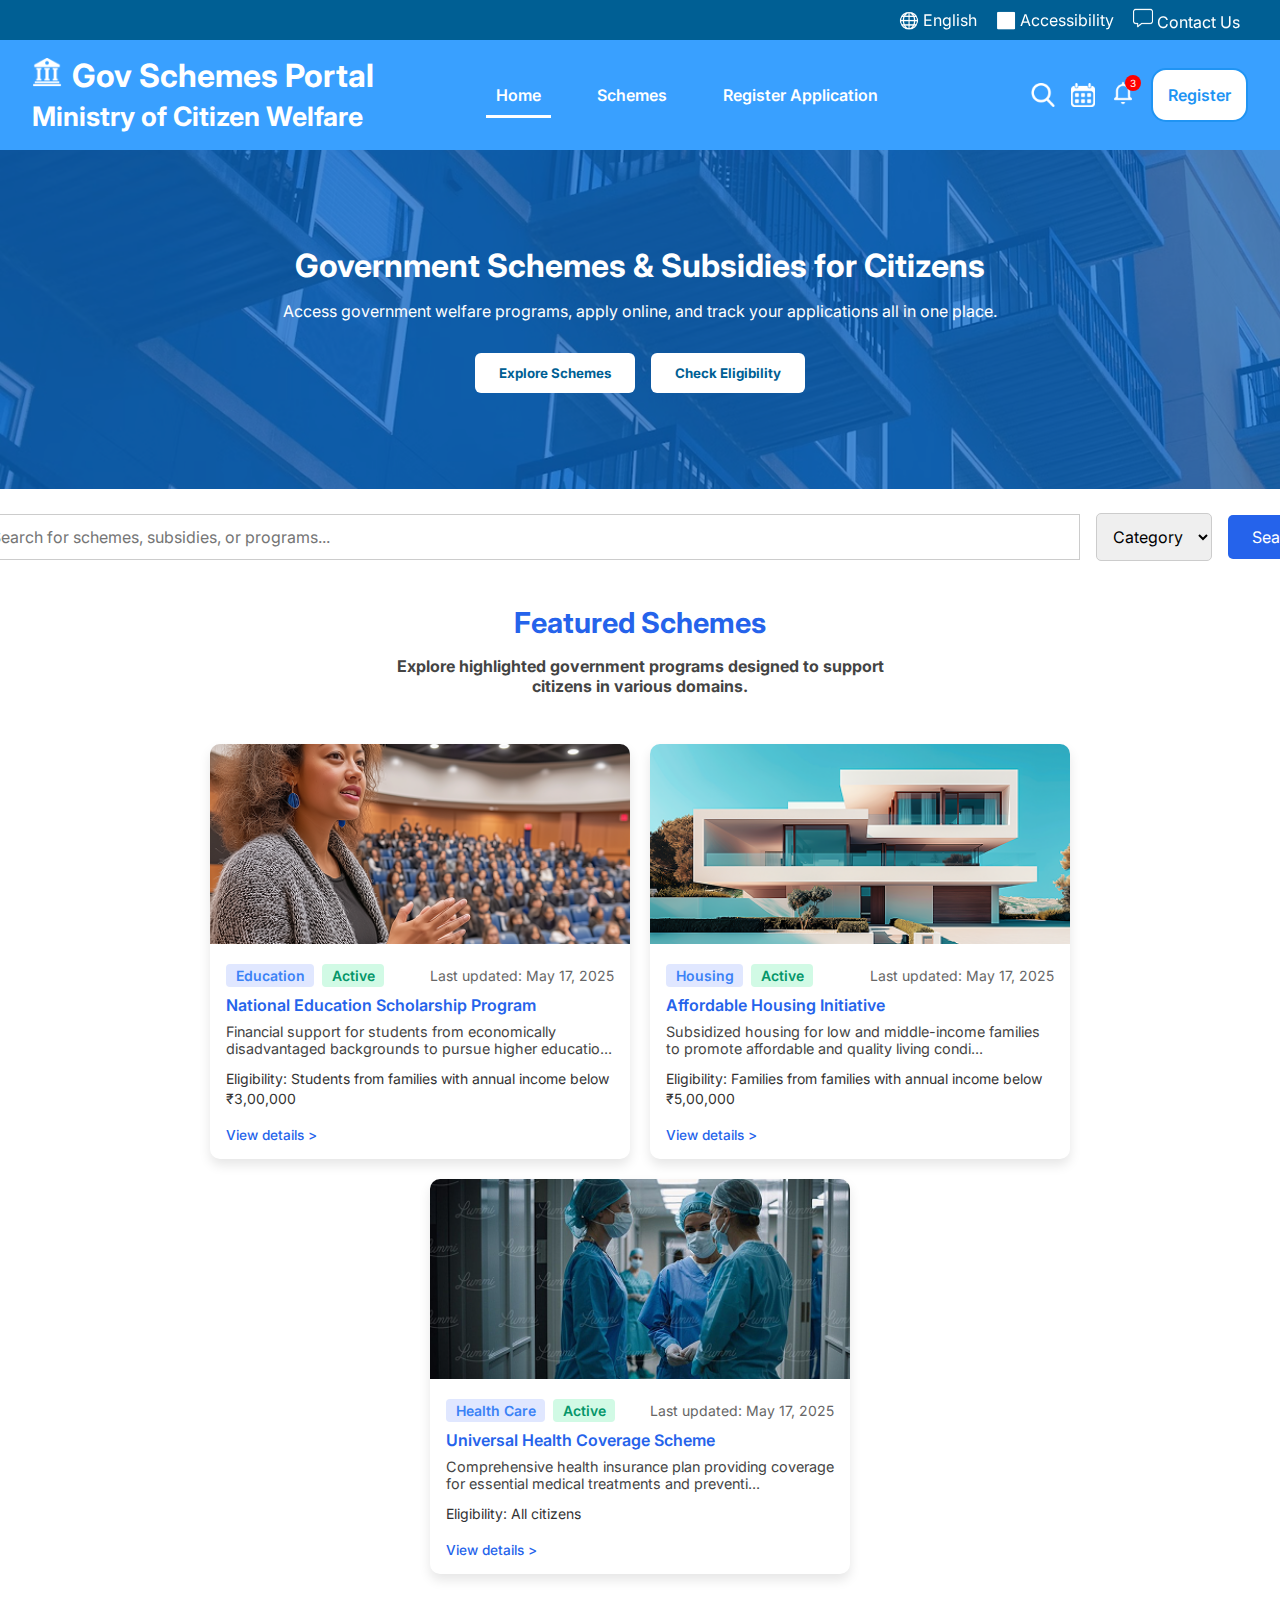
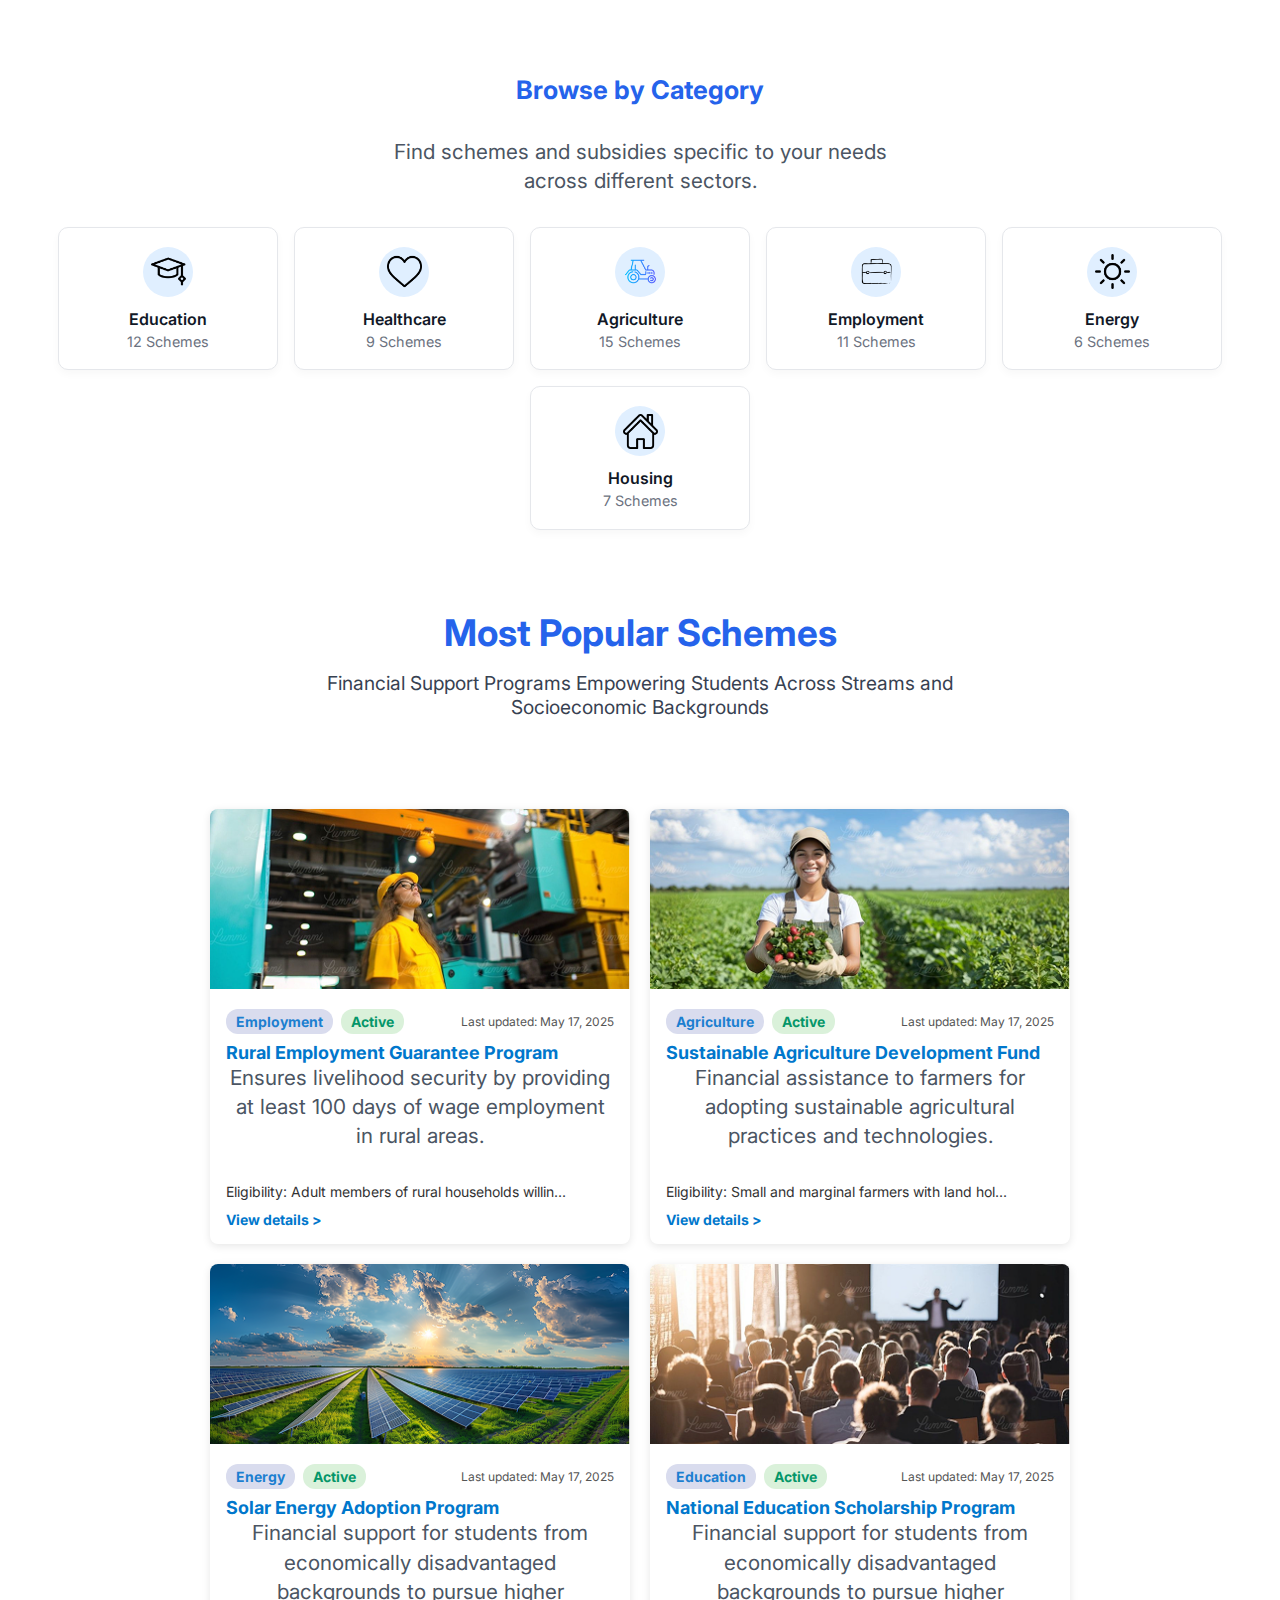
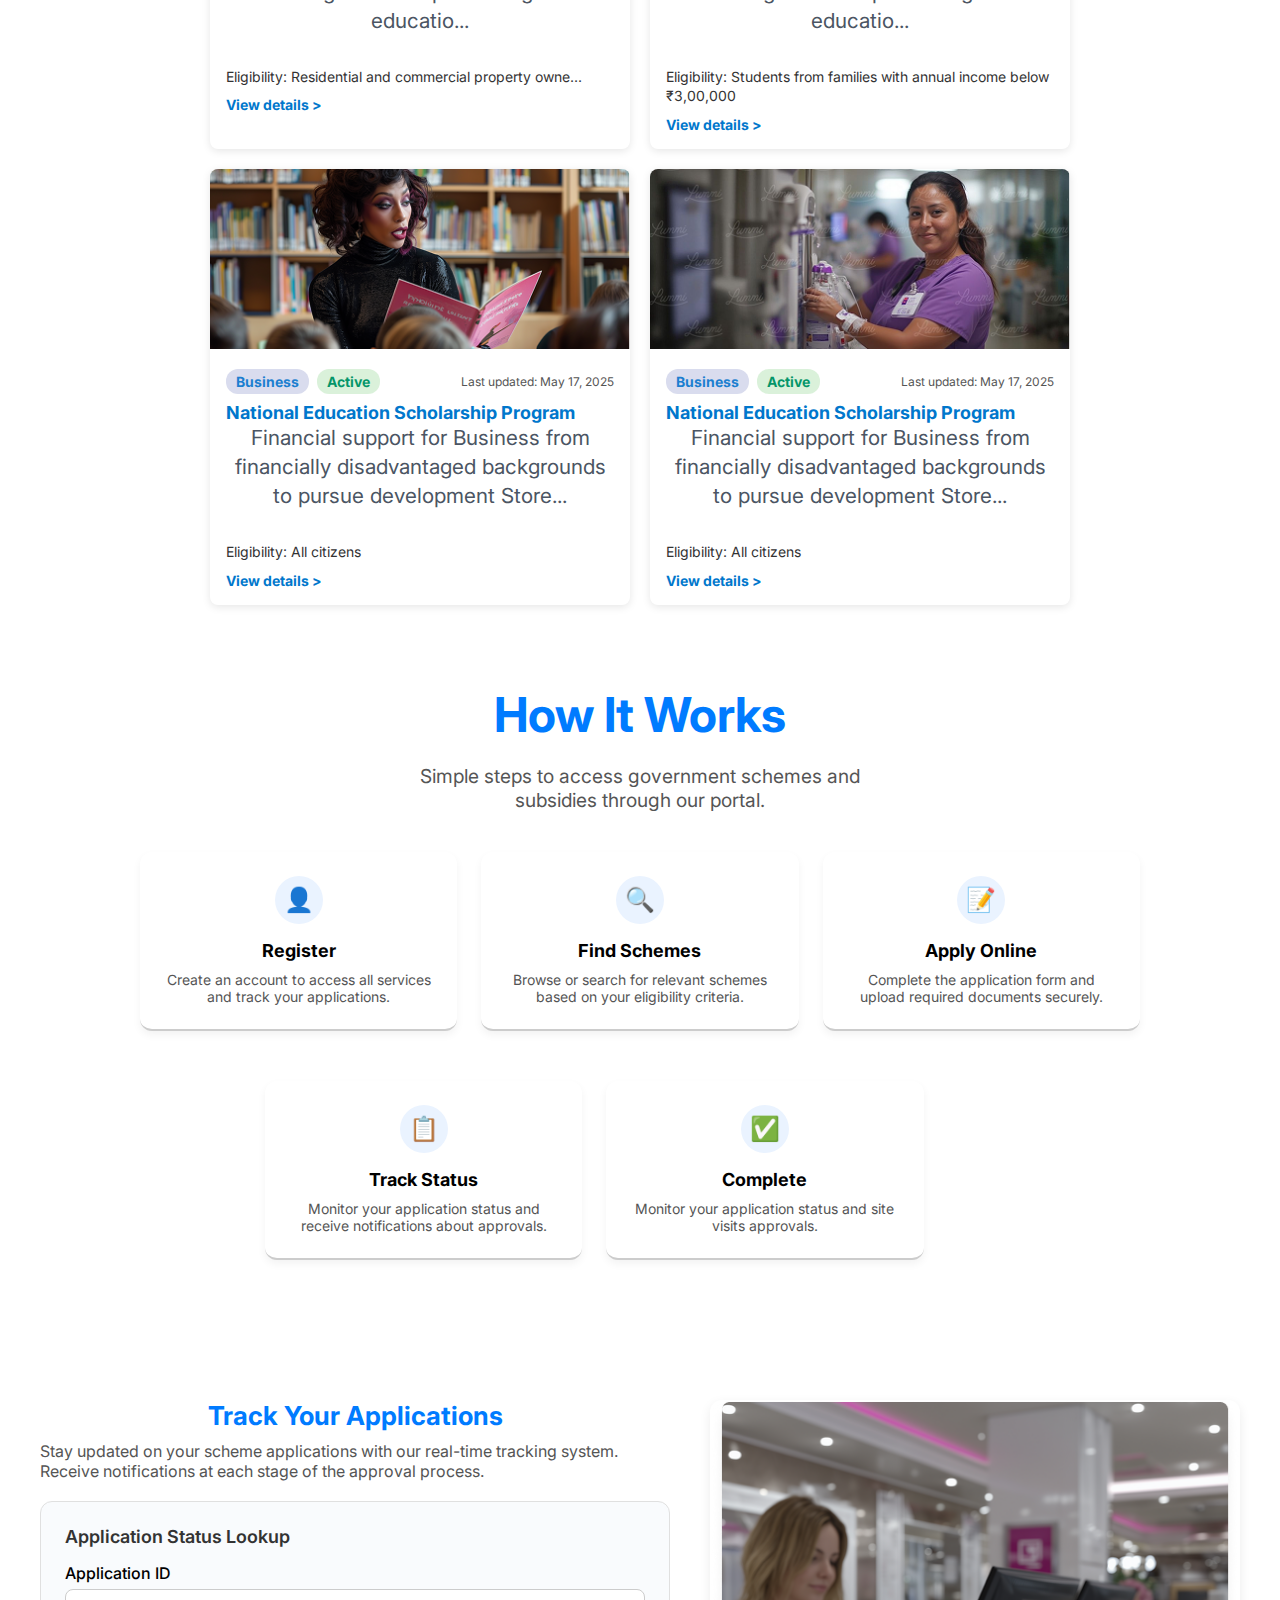
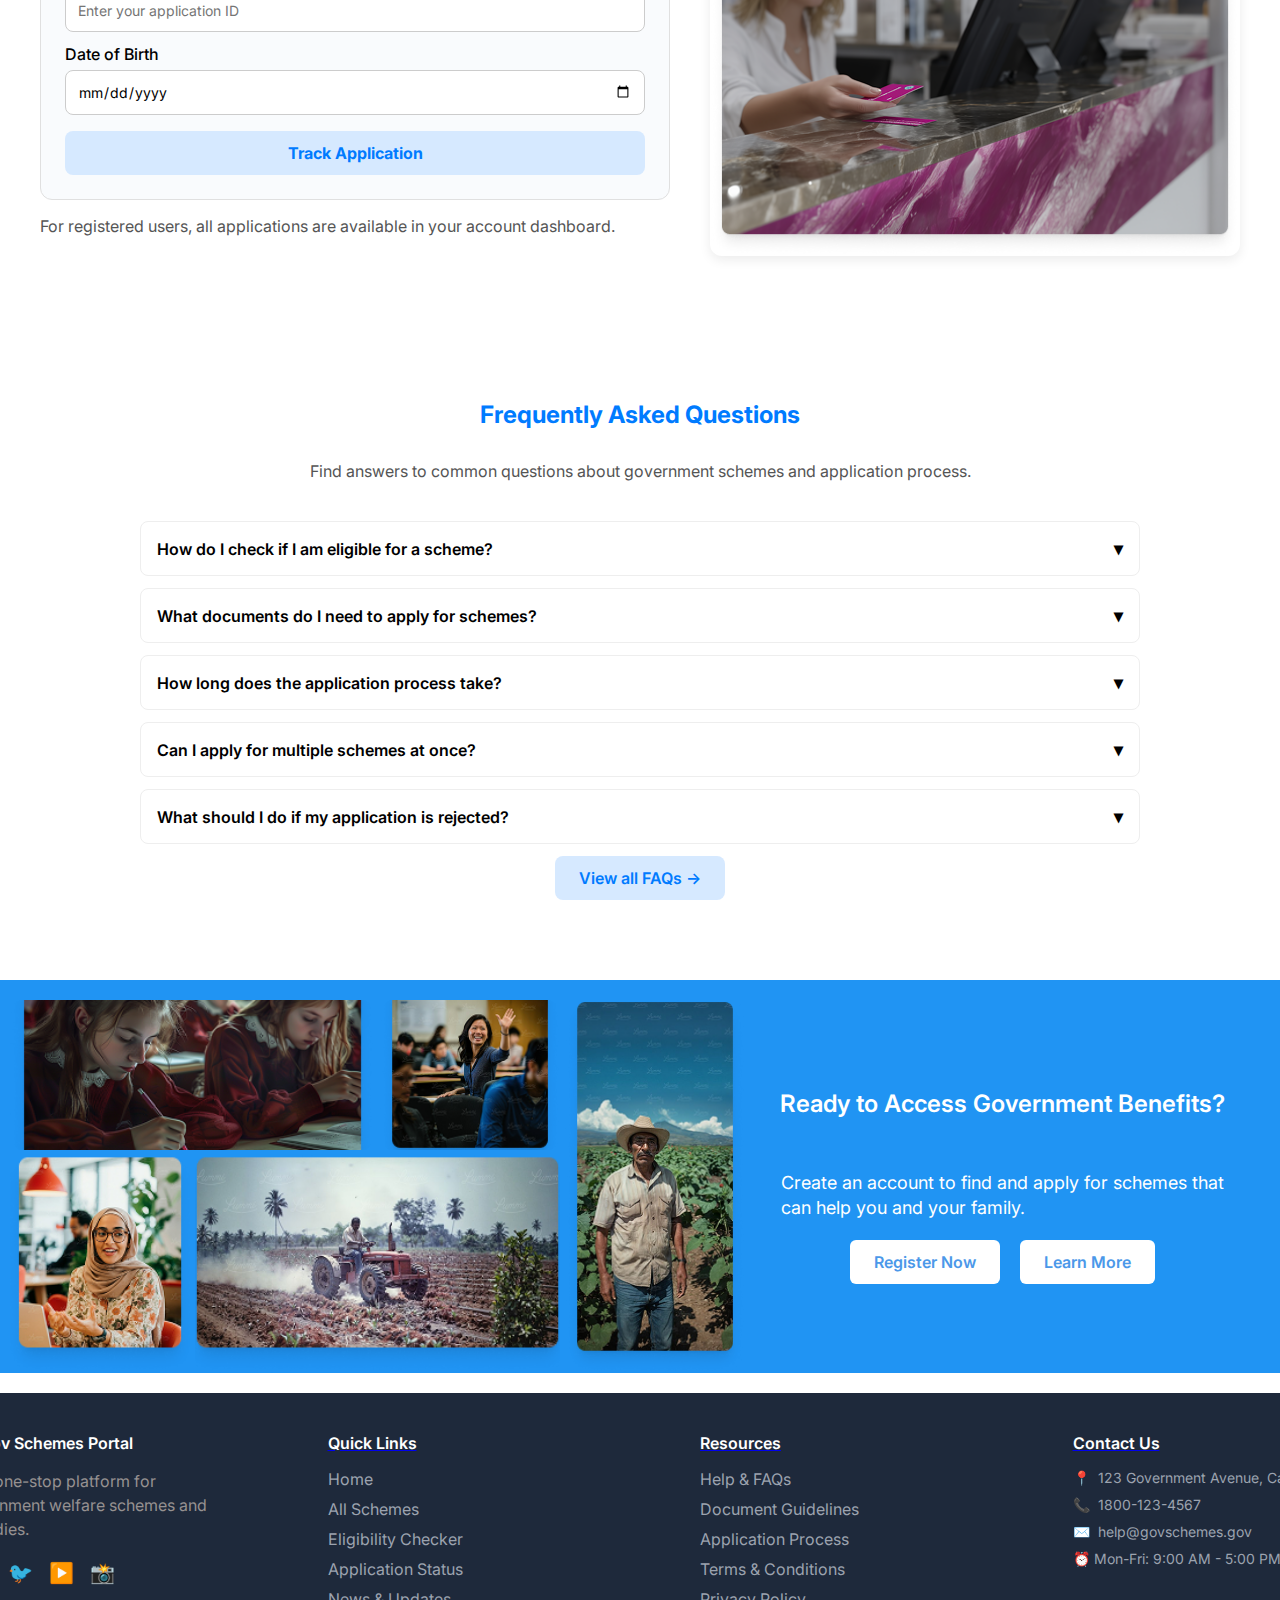
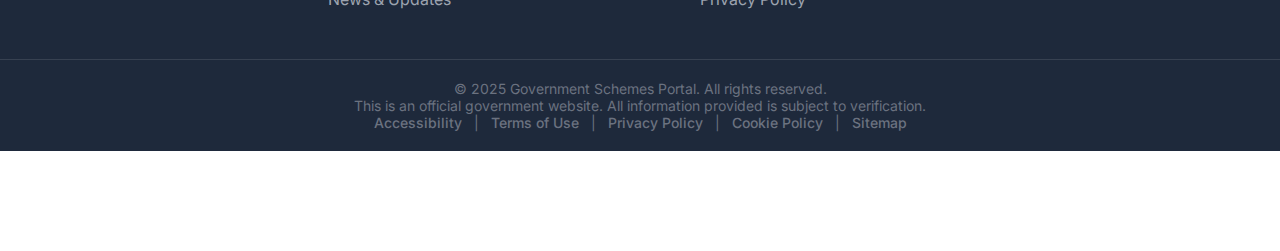
<file: index.html>
<!DOCTYPE html>
<html lang="en">
<head>
  <meta charset="UTF-8" />
  <meta name="viewport" content="width=device-width, initial-scale=1.0" />
  <title>Gov Schemes Portal</title>
  <link rel="stylesheet" href="css/style.css">
  <link href="https://fonts.googleapis.com/css2?family=Inter:wght@400;600&display=swap" rel="stylesheet" />

</head>
<body>

  <!-- Top Navbar -->
<div class="top-navbar">
  <div class="top-navbar-content">
    <div class="navbar-right" style="filter: brightness(0) invert(1) ; color: #2094f3;">
      <span>🌐 English</span>
      <span>♿ Accessibility</span>
      <a href="contact.html"><span><img src="image/message.png" class="contact-link" style="width: 20px;height: 20px;"> Contact Us</span></a>
    </div>
  </div>
</div>

  <!-- Second Navbar -->
<div class="top-nav">
  <div class="navbar-left">
    <h1><img src="image/bank.png" style="width: 40px; height: 30px;padding-right: 10px; filter: brightness(0)invert(1);">Gov Schemes Portal<br><small>Ministry of Citizen Welfare</small></h1>
  </div>
  <div class="nav-links">
    <a href="index.html" class=" active">Home</a>
    <a href="scheme.html">Schemes</a>
    <a href="regapp.html">Register Application</a>
  </div>
  <div class="nav-icons">
  <img src="image/search.png" alt="Search">
  <img src="image/calendar.png" alt="Calendar">
  <div class="bell-icon">
    <img src="image/bell.png" alt="Notifications">
    <sup>3</sup>
  </div>
    <a href="signup.html" style="padding:15px;border-radius: 15px; color:#2094f3;background-color: white; font-weight:600; border: 2px solid;text-decoration:none;">Register</a>
  </div>
</div>

  <!-- Hero Section -->
  <div class="hero">
    <div class="hero-content">
      <h2>Government Schemes & Subsidies for Citizens</h2>
      <p>Access government welfare programs, apply online, and track your applications all in one place.</p>
      <div class="btn-group">
        <button class="btn">Explore Schemes</button>
        <button class="btn">Check Eligibility</button>
      </div>
    </div>
  </div>

  <!-- Search Section -->
  <div class="search-section">
    <div class="group">
      <img src="image/search.png" alt="search-icon" class="search-icon">
      <input type="text" placeholder="Search for schemes, subsidies, or programs..." />
    </div>  
    <select>
      <option>Category</option>
    </select>
    <button>Search</button>
  </div>
<!-- feature scheme -->
 <div class="section-title">
    <h2>Featured Schemes</h2>
    <p>Explore highlighted government programs designed to support<br> citizens in various domains.</p>
  </div>
<!-- card container -->
  <div class="card-container">
    <!-- Card 1 -->
    <div class="scheme-card">
       <a href="sch.html" style="text-decoration: none;">
      <img src="image/National Education Scholarship Program-8.png" alt="Education" />
      <div class="card-content">
        <div class="tags">
          <span class="tag-category">Education</span>
          <span class="tag-status">Active</span>
          <span class="last-updated">Last updated: May 17, 2025</span>
        </div>
        <div class="card-title">National Education Scholarship Program</div>
        <div class="card-desc">
          Financial support for students from economically disadvantaged backgrounds to pursue higher educatio...
        </div>
        <div class="eligibility">
          Eligibility: Students from families with annual income below ₹3,00,000
        </div>
        <a class="view-link" href="#">View details &gt;</a>
      </div>
      </a>
    </div>

    <!-- Card 2 -->
    <div class="scheme-card">
      <a href="scheme.html" style="text-decoration: none;">
      <img src="image/National Education Scholarship Program-6.png" alt="Housing" />
      <div class="card-content">
        <div class="tags">
          <span class="tag-category">Housing</span>
          <span class="tag-status">Active</span>
          <span class="last-updated">Last updated: May 17, 2025</span>
        </div>
        <div class="card-title">Affordable Housing Initiative</div>
        <div class="card-desc">
          Subsidized housing for low and middle-income families to promote affordable and quality living condi...
        </div>
        <div class="eligibility">
          Eligibility: Families from families with annual income below ₹5,00,000
        </div>
        <a class="view-link" href="#">View details &gt;</a>
      </div>
      </a>
    </div>

    <!-- Card 3 -->
    <div class="scheme-card">
      <a href="scheme.html" style="text-decoration: none;">
      <img src="image/National Education Scholarship Program-7.png" alt="Healthcare" />
      <div class="card-content">
        <div class="tags">
          <span class="tag-category">Health Care</span>
          <span class="tag-status">Active</span>
          <span class="last-updated">Last updated: May 17, 2025</span>
        </div>
        <div class="card-title">Universal Health Coverage Scheme</div>
        <div class="card-desc">
          Comprehensive health insurance plan providing coverage for essential medical treatments and preventi...
        </div>
        <div class="eligibility">
          Eligibility: All citizens
        </div>
        <a class="view-link" href="#">View details &gt;</a>
      </div>
      </a>
    </div>

  </div>
<!-- browser by categoriy -->
   <h2>Browse by Category</h2>
  <p class="description">Find schemes and subsidies specific to your needs<br> across different sectors.</p>

  <div class="category-container">
    <div class="category-card">
      <div class="category-icon"><img src="image/graduation-cap.png" style="width:35px;"></div>
      <div class="category-title">Education</div>
      <div class="category-count">12 Schemes</div>
    </div>
    <div class="category-card">
      <div class="category-icon"><img src="image/heart.png" style="width:35px;"></div>
      <div class="category-title">Healthcare</div>
      <div class="category-count">9 Schemes</div>
    </div>
    <div class="category-card">
      <div class="category-icon"><img src="image/tractor.png" style="width:35px;"></div>
      <div class="category-title">Agriculture</div>
      <div class="category-count">15 Schemes</div>
    </div>
    <div class="category-card">
      <div class="category-icon"><img src="image/business.png" style="width:35px;"></div>
      <div class="category-title">Employment</div>
      <div class="category-count">11 Schemes</div>
    </div>
    <div class="category-card">
      <div class="category-icon"><img src="image/sun.png" style="width:35px;"></div>
      <div class="category-title">Energy</div>
      <div class="category-count">6 Schemes</div>
    </div>
    <div class="category-card">
      <div class="category-icon"><img src="image/home.png" style="width:35px;"></div>
      <div class="category-title">Housing</div>
      <div class="category-count">7 Schemes</div>
    </div>
  </div>
<!-- most popular scheme -->
  <div class="most-popular">
    <h3>Most Popular Schemes</h3>
    <p>Financial Support Programs Empowering Students Across Streams and <br>Socioeconomic Backgrounds</p>
  </div>


<div class="card-container">
    
    <!-- Card 1 -->
    <div class="card">
      <a href="scheme.html" style="text-decoration: none;">
      <img src="image/National Education Scholarship Program-12.png" alt="Factory worker">
      <div class="card-content">
        <div class="tags">
          <span class="tag employment"style="color: #1c7fd0; background-color: rgb(217, 220, 238);">Employment</span>
          <span class="tag active">Active</span>
          <span class="updated">Last updated: May 17, 2025</span>
        </div>
        <h3 class="title">Rural Employment Guarantee Program</h3>
        <p class="description">Ensures livelihood security by providing at least 100 days of wage employment in rural areas.</p>
        <p class="eligibility">Eligibility: Adult members of rural households willin...</p>
        <a href="#" class="details-link">View details ></a>
      </div>
      </a>
    </div>

    <!-- Card 2 -->
    <div class="card">
      <a href="scheme.html" style="text-decoration: none;">
      <img src="image/National Education Scholarship Program-13.png" alt="Farmer holding vegetables">
      <div class="card-content">
        <div class="tags">
          <span class="tag employement" style="color: #1c7fd0; background-color: rgb(217, 220, 238);">Agriculture</span>
          <span class="tag active">Active</span>
          <span class="updated">Last updated: May 17, 2025</span>
        </div>
        <h3 class="title">Sustainable Agriculture Development Fund</h3>
        <p class="description">Financial assistance to farmers for adopting sustainable agricultural practices and technologies.</p>
        <p class="eligibility">Eligibility: Small and marginal farmers with land hol...</p>
        <a href="#" class="details-link">View details ></a>
      </div>
      </a>
    </div>

    <!-- Card 3 -->
    <div class="card">
      <a href="scheme.html" style="text-decoration: none;">
      <img src="image/National Education Scholarship Program-4.png" alt="Solar panels">
      <div class="card-content">
        <div class="tags">
          <span class="tag employement" style="color: #1c7fd0; background-color: rgb(217, 220, 238);">Energy</span>
          <span class="tag active">Active</span>
          <span class="updated">Last updated: May 17, 2025</span>
        </div>
        <h3 class="title">Solar Energy Adoption Program</h3>
        <p class="description">Financial support for students from economically disadvantaged backgrounds to pursue higher educatio...</p>
        <p class="eligibility">Eligibility: Residential and commercial property owne...</p>
        <a href="#" class="details-link">View details ></a>
      </div>
      </a>
    </div>

<!--  2nd-->
  <!-- Education Card -->
<div class="card">
  <a href="scheme.html" style="text-decoration: none;">
  <img src="image/National Education Scholarship Program.png" alt="Students at a seminar">
  <div class="card-content">
    <div class="tags">
      <span class="tag employement" style="color: #1c7fd0; background-color: rgb(217, 220, 238);">Education</span>
      <span class="tag active">Active</span>
      <span class="updated">Last updated: May 17, 2025</span>
    </div>
    <h3 class="title">National Education Scholarship Program</h3>
    <p class="description">Financial support for students from economically disadvantaged backgrounds to pursue higher educatio...</p>
    <p class="eligibility">Eligibility: Students from families with annual income below ₹3,00,000</p>
    <a href="#" class="details-link">View details ></a>
  </div>
  </a>
</div>

<!-- Business Card -->
<div class="card">
  <a href="scheme.html" style="text-decoration: none;">
  <img src="image/National Education Scholarship Program-2.png" alt="Teacher reading to students">
  <div class="card-content">
    <div class="tags">
      <span class="tag employement" style="color: #1c7fd0; background-color: rgb(217, 220, 238);">Business</span>
      <span class="tag active">Active</span>
      <span class="updated">Last updated: May 17, 2025</span>
    </div>
    <h3 class="title">National Education Scholarship Program</h3>
    <p class="description">Financial support for Business from financially disadvantaged backgrounds to pursue development Store...</p>
    <p class="eligibility">Eligibility: All citizens</p>
    <a href="#" class="details-link">View details ></a>
  </div>
  </a>
</div>
<!-- Empolyement Card -->
 <div class="card">
  <a href="scheme.html" style="text-decoration: none;">
  <img src="image/National Education Scholarship Program-15.png" alt="Teacher reading to students">
  <div class="card-content">
    <div class="tags">
      <span class="tag employement" style="color: #1c7fd0; background-color: rgb(217, 220, 238);">Business</span>
      <span class="tag active">Active</span>
      <span class="updated">Last updated: May 17, 2025</span>
    </div>
    <h3 class="title">National Education Scholarship Program</h3>
    <p class="description">Financial support for Business from financially disadvantaged backgrounds to pursue development Store...</p>
    <p class="eligibility">Eligibility: All citizens</p>
    <a href="#" class="details-link">View details ></a>
  </div>
  </a>
</div>
<!-- how its work -->
 <section class="how-it-works">
  <h2 class="section-title">How It Works</h2>
  <p class="section-subtitle">
    Simple steps to access government schemes and<br> subsidies through our portal.
  </p>

  <div class="steps-grid">
    <div class="step-card">
      <div class="icon-circle">👤</div>
      <h3>Register</h3>
      <p>Create an account to access all services and track your applications.</p>
    </div>
    <div class="step-card">
      <div class="icon-circle">🔍</div>
      <h3>Find Schemes</h3>
      <p>Browse or search for relevant schemes based on your eligibility criteria.</p>
    </div>
    <div class="step-card">
      <div class="icon-circle">📝</div>
      <h3>Apply Online</h3>
      <p>Complete the application form and upload required documents securely.</p>
    </div>
  </div>
  <div class="steps-grid" style="margin-top: 50px; margin-left: 250px;">
    <div class="step-card" >
      <div class="icon-circle" >📋</div>
      <h3>Track Status</h3>
      <p>Monitor your application status and receive notifications about approvals.</p>
    </div>
    <div class="step-card">
      <div class="icon-circle">✅</div>
      <h3>Complete</h3>
      <p>Monitor your application status and site visits approvals.</p>
    </div>
  </div>
</section>
<!-- track application -->
 <section class="track-section">
  <div class="track-container">
    <div class="track-form">
      <h2>Track Your Applications</h2>
      <p>Stay updated on your scheme applications with our real-time tracking system. Receive notifications at each stage of the approval process.</p>

      <div class="form-box">
        <h3>Application Status Lookup</h3>
        <form>
          <label for="appId">Application ID</label>
          <input type="text" id="appId" placeholder="Enter your application ID" />

          <label for="dob">Date of Birth</label>
          <input type="date" id="dob" />

          <button type="submit">Track Application</button>
        </form>
      </div>

      <p class="note">For registered users, all applications are available in your account dashboard.</p>
    </div>

    <div class="track-image">
      <img src="image/Citizen checking application status-5.png" alt="Woman tracking application at a counter" />
    </div>
  </div>
</section>
<!-- FAQ -->
 <section class="faq-section">
  <div class="faq-container">
    <h2>Frequently Asked Questions</h2>
    <p>Find answers to common questions about government schemes and application process.</p>

    <div class="faq-item">
      <button class="faq-question">How do I check if I am eligible for a scheme?<span class="arrow">&#9662;</span></button>
      
    </div>

    <div class="faq-item">
      <button class="faq-question">What documents do I need to apply for schemes?<span class="arrow">&#9662;</span></button>
       
    </div>

    <div class="faq-item">
      <button class="faq-question">How long does the application process take?<span class="arrow">&#9662;</span></button>
       
    </div>

    <div class="faq-item">
      <button class="faq-question">Can I apply for multiple schemes at once?<span class="arrow">&#9662;</span></button>
       
    </div>

    <div class="faq-item">
      <button class="faq-question">What should I do if my application is rejected? <span class="arrow">&#9662;</span></button>
       
    </div>

    <div class="faq-button-container">
      <a href="/faq" class="faq-button">View all FAQs →</a>
    </div>
  </div>
</section>
<!-- ready to access gov benefit -->
 <div class="container1">
  <div class="images">
    <img src="image/Citizen checking application status.png" alt="Students studying" class="large" />
    <img src="image/Citizen checking application status-1.png" alt="Teacher in classroom" />
    <img src="image/Citizen checking application status-2.png" alt="Farmer" class="tall"/>
    <img src="image/Citizen checking application status-4.png" alt="Woman with laptop"  />
   
    <img src="image/Citizen checking application status-3.png" alt=" Tractor on farmp" class="large" />
    
    
   
    
  </div>
  <div class="content1">
    <h2>Ready to Access Government Benefits?</h2>
    <p>Create an account to find and apply for schemes that<br> can help you and your family.</p>
    <div class="buttons1">
      <button><a href="regapp.html" class="link"> Register Now </a></button>
      <button><a href="regapp.html" class="link">Learn More</a></button>
    </div>
  </div>
</div>
<!-- Footer -->
<!-- Footer -->
 <footer>
  <div class="footer-container">
    <!-- Gov Schemes Portal -->
    <a href="index.html" style="text-decoration: none;"><div class="footer-column">
      <h4>🏛️ Gov Schemes Portal</h4>
      <p style="text-decoration: none; color:#969191">Your one-stop platform for government welfare schemes and subsidies.</p>
      <div class="social-icons">
        <a href="https://facebook.com" target="_blank" aria-label="Facebook" rel="noopener noreferrer">🔵</a>
        <a href="https://twitter.com" target="_blank" aria-label="Twitter" rel="noopener noreferrer">🐦</a>
        <a href="https://youtube.com" target="_blank" aria-label="YouTube" rel="noopener noreferrer">▶️</a>
        <a href="https://instagram.com" target="_blank" aria-label="Instagram" rel="noopener noreferrer">📸</a>
      </div>
    </div>

    <!-- Quick Links -->
    <a href="index.html"><div class="footer-column">
      <h4>Quick Links</h4>
      <ul class="footer-links">
        <li><a href="#">Home</a></li>
        <li><a href="#">All Schemes</a></li>
        <li><a href="#">Eligibility Checker</a></li>
        <li><a href="#">Application Status</a></li>
        <li><a href="#">News & Updates</a></li>
      </ul>
    </div>
    </a>

    <!-- Resources -->
    <a href="index.html"><div class="footer-column">
      <h4>Resources</h4>
      <ul class="resources-links">
        <li><a href="#">Help & FAQs</a></li>
        <li><a href="#">Document Guidelines</a></li>
        <li><a href="#">Application Process</a></li>
        <li><a href="#">Terms & Conditions</a></li>
        <li><a href="#">Privacy Policy</a></li>
      </ul>
    </div>
    </a>

    <!-- Contact Us -->
    <a href="contact.html"><div class="footer-column">
      <h4>Contact Us</h4>
      <ul class="contact-links">
        <li>📍 <a href="https://goo.gl/maps/example" target="_blank" rel="noopener noreferrer">123 Government Avenue, Capital City</a></li>
        <li>📞 <a href="tel:18001234567">1800-123-4567</a></li>
        <li>✉️ <a href="mailto:help@govschemes.gov">help@govschemes.gov</a></li>
        <li>⏰ Mon-Fri: 9:00 AM - 5:00 PM</li>
      </ul>
    </div>
    </a>
  </div>


    <div class="footer-bottom">
    
    <p>© 2025 Government Schemes Portal. All rights reserved.</p>
    <p>This is an official government website. All information provided is subject to verification.</p>
    <p>
      <a href="#">Accessibility</a> |
      <a href="#">Terms of Use</a> |
      <a href="#">Privacy Policy</a> |
      <a href="#">Cookie Policy</a> |
      <a href="#">Sitemap</a>
    </p>
    </a>
  </div>
  
</footer>
</body>
</html>
</file>
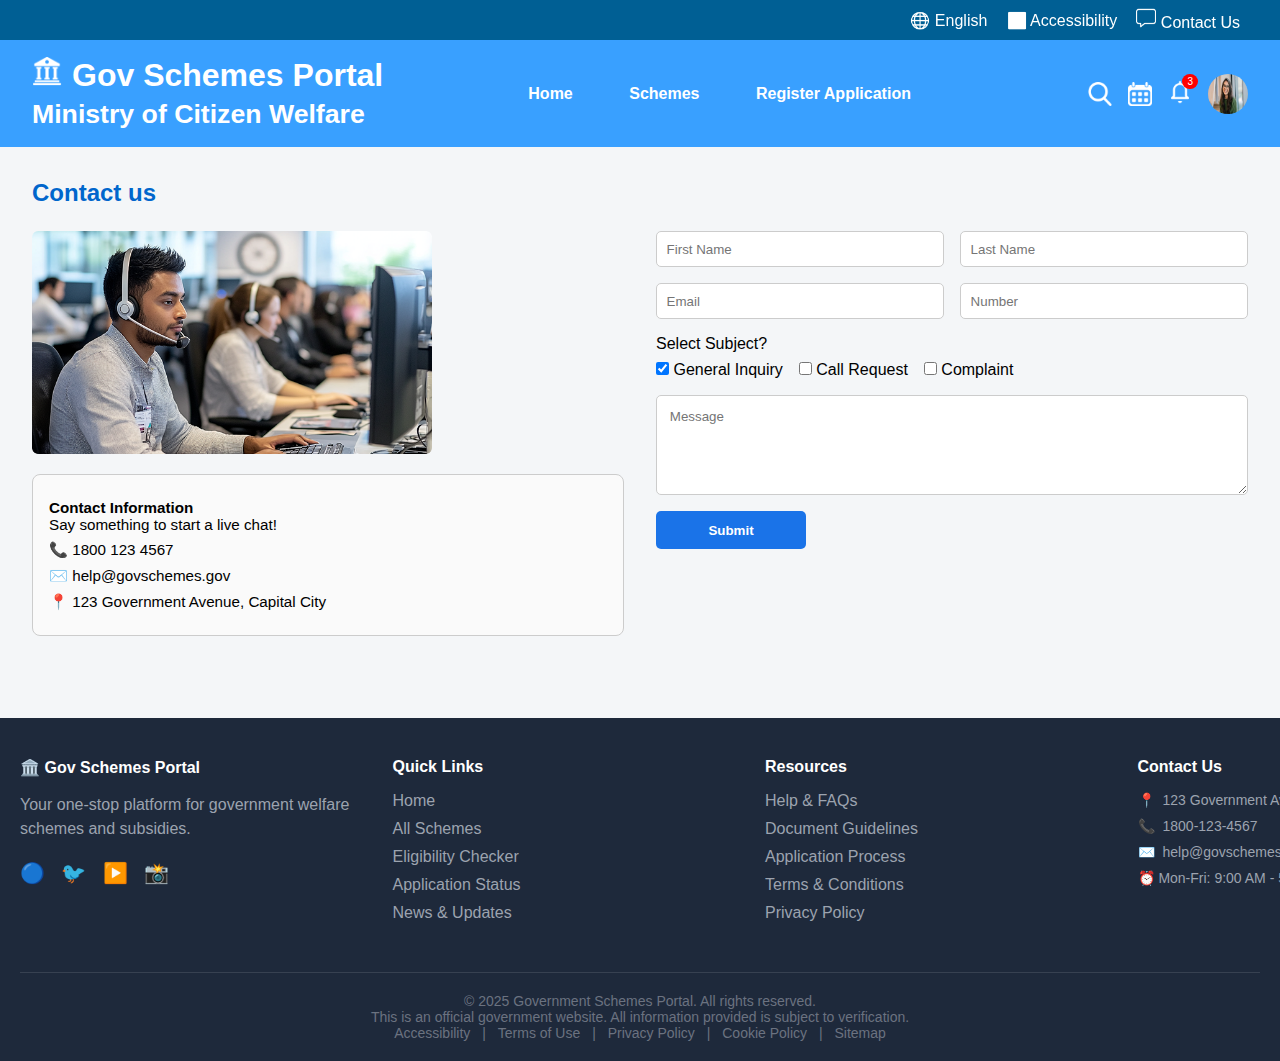
<file: contact.html>
<!DOCTYPE html>
<html lang="en">
<head>
    <meta charset="UTF-8">
    <meta name="viewport" content="width=device-width, initial-scale=1.0">
    <title>Contact</title>
    <link rel="stylesheet" href="css/contact.css">
</head>
<body>
      <!-- Top Navbar -->
<div class="top-navbar">
  <div class="top-navbar-content">
    <div class="navbar-right" style="filter: brightness(0) invert(1) ; color: #2094f3;">
      <span>🌐 English</span>
      <span>♿ Accessibility</span>
      <a href="contact.html"><span><img src="image/message.png" class="contact-link" style="width: 20px;height: 20px;"> Contact Us</span></a>
    </div>
  </div>
</div>

  <!-- Second Navbar -->
<div class="top-nav">
  <div class="navbar-left">
    <h1><img src="image/bank.png" style="width: 40px; height: 30px;padding-right: 10px; filter: brightness(0)invert(1);">Gov Schemes Portal<br><small>Ministry of Citizen Welfare</small></h1>
  </div>
  <div class="nav-links">
    <a href="/index.html">Home</a>
    <a href="/schemes.html">Schemes</a>
    <a href="/register.html">Register Application</a>
  </div>
  <div class="nav-icons">
  <img src="image/search.png" alt="Search">
  <img src="image/calendar.png" alt="Calendar">
  <div class="bell-icon">
    <img src="image/bell.png" alt="Notifications">
    <sup>3</sup>
  </div>
  <img src="image/profile.jfif" alt="Profile" class="profile-pic">
</div>
</div>
<!-- contact -->
<section class="contact-section">
  <h2>Contact us</h2>
  <div class="contact-container">
    <!-- Left: Image and Info -->
    <div class="contact-left">
      <img src="image/Frame 52769.png" alt="Contact Support" class="contact-image">

      <div class="contact-info-box">
        <p><strong>Contact Information</strong><br>Say something to start a live chat!</p>
        <p>📞 1800 123 4567</p>
        <p>✉️ help@govschemes.gov</p>
        <p>📍 123 Government Avenue, Capital City</p>
      </div>
    </div>

    <!-- Right: Form -->
    <div class="contact-form">
      <div class="form-row">
        <input type="text" placeholder="First Name">
        <input type="text" placeholder="Last Name">
      </div>
      <div class="form-row">
        <input type="email" placeholder="Email">
        <input type="tel" placeholder="Number">
      </div>

      <label>Select Subject?</label>
      <div class="checkbox-group">
        <label><input type="checkbox" checked> General Inquiry</label>
        <label><input type="checkbox"> Call Request</label>
        <label><input type="checkbox"> Complaint</label>
      </div>

      <textarea placeholder="Message"></textarea>

      <a href="index.html"><button type="submit">Submit</button></a>
    </div>
  </div>
</section>



<!-- Footer -->
 <footer>
  <div class="footer-container">
    <!-- Gov Schemes Portal -->
    <div class="footer-column">
      <h4>🏛️ Gov Schemes Portal</h4>
      <p>Your one-stop platform for government welfare schemes and subsidies.</p>
      <div class="social-icons">
        <a href="https://facebook.com" target="_blank" aria-label="Facebook" rel="noopener noreferrer">🔵</a>
        <a href="https://twitter.com" target="_blank" aria-label="Twitter" rel="noopener noreferrer">🐦</a>
        <a href="https://youtube.com" target="_blank" aria-label="YouTube" rel="noopener noreferrer">▶️</a>
        <a href="https://instagram.com" target="_blank" aria-label="Instagram" rel="noopener noreferrer">📸</a>
      </div>
    </div>

    <!-- Quick Links -->
    <div class="footer-column">
      <h4>Quick Links</h4>
      <ul class="footer-links">
        <li><a href="#">Home</a></li>
        <li><a href="#">All Schemes</a></li>
        <li><a href="#">Eligibility Checker</a></li>
        <li><a href="#">Application Status</a></li>
        <li><a href="#">News & Updates</a></li>
      </ul>
    </div>

    <!-- Resources -->
    <div class="footer-column">
      <h4>Resources</h4>
      <ul class="resources-links">
        <li><a href="#">Help & FAQs</a></li>
        <li><a href="#">Document Guidelines</a></li>
        <li><a href="#">Application Process</a></li>
        <li><a href="#">Terms & Conditions</a></li>
        <li><a href="#">Privacy Policy</a></li>
      </ul>
    </div>

    <!-- Contact Us -->
    <div class="footer-column">
      <h4>Contact Us</h4>
      <ul class="contact-links">
        <li>📍 <a href="https://goo.gl/maps/example" target="_blank" rel="noopener noreferrer">123 Government Avenue, Capital City</a></li>
        <li>📞 <a href="tel:18001234567">1800-123-4567</a></li>
        <li>✉️ <a href="mailto:help@govschemes.gov">help@govschemes.gov</a></li>
        <li>⏰ Mon-Fri: 9:00 AM - 5:00 PM</li>
      </ul>
    </div>
  </div>

  <div class="footer-bottom">
    <p>© 2025 Government Schemes Portal. All rights reserved.</p>
    <p>This is an official government website. All information provided is subject to verification.</p>
    <p>
      <a href="#">Accessibility</a> |
      <a href="#">Terms of Use</a> |
      <a href="#">Privacy Policy</a> |
      <a href="#">Cookie Policy</a> |
      <a href="#">Sitemap</a>
    </p>
  </div>
</footer>
</body>
</html>
</file>
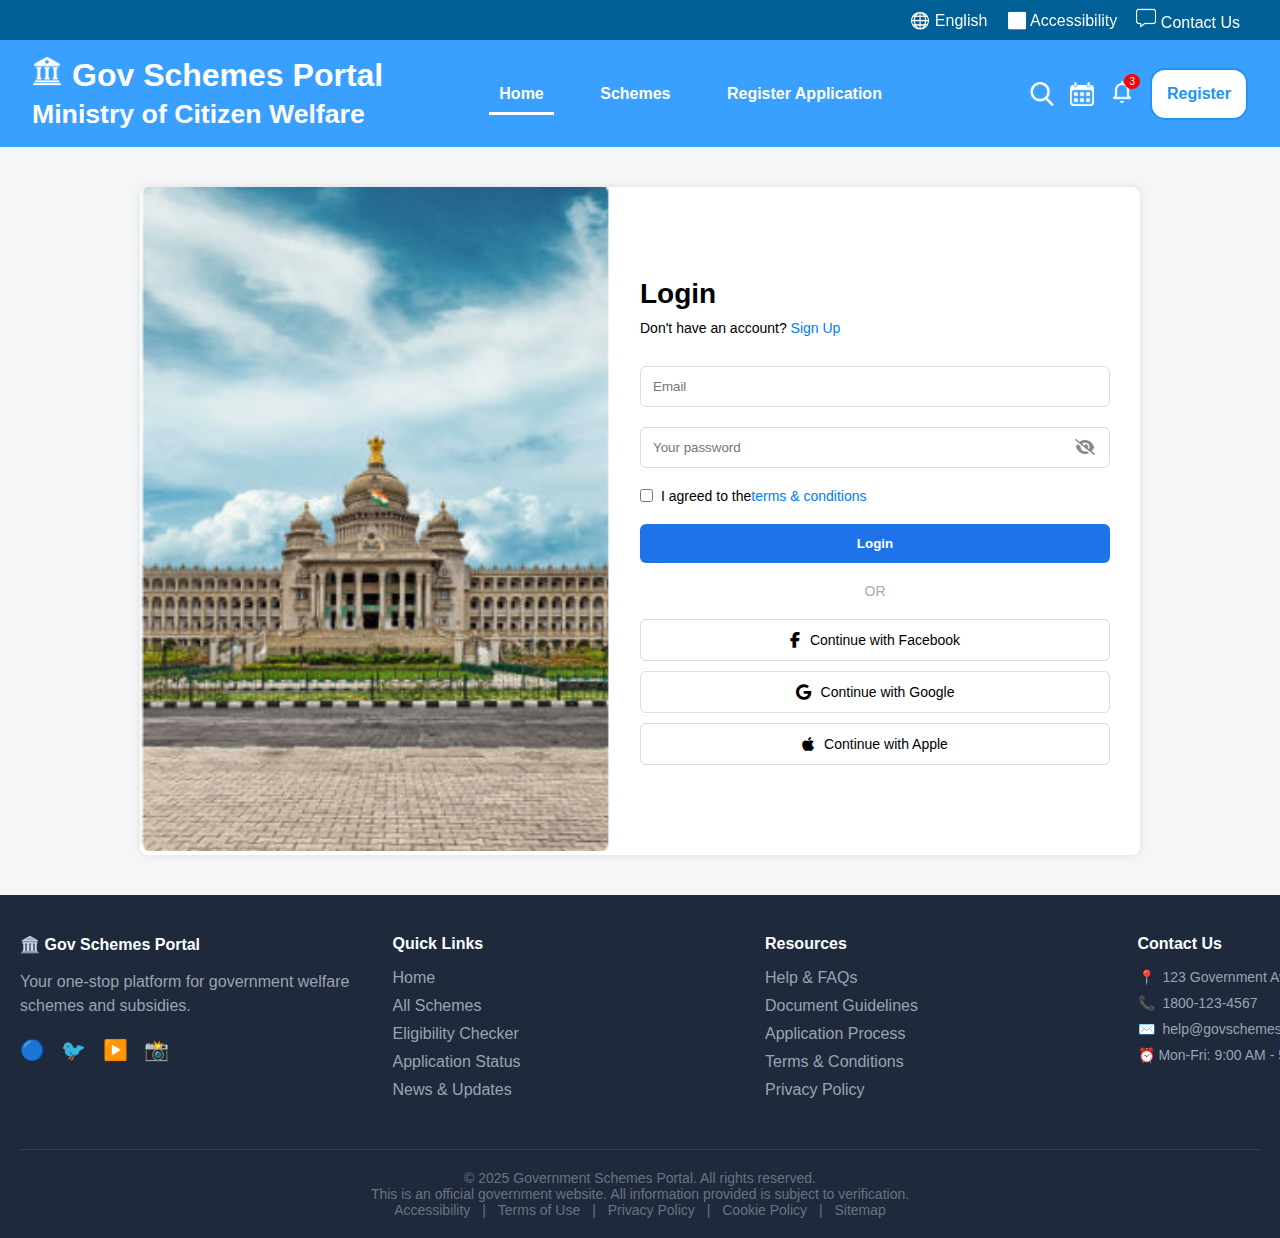
<file: login.html>
<!DOCTYPE html>
<html lang="en">
<head>
  <meta charset="UTF-8">
  <meta name="viewport" content="width=device-width, initial-scale=1">
  <title>Login</title>
  <link rel="stylesheet" href="css/signup.css">
  <link rel="stylesheet" href="https://cdnjs.cloudflare.com/ajax/libs/font-awesome/6.5.0/css/all.min.css">
</head>
<body>

    
  <!-- Top Navbar -->
<div class="top-navbar">
  <div class="top-navbar-content">
    <div class="navbar-right" style="filter: brightness(0) invert(1) ; color: #2094f3;">
      <span>🌐 English</span>
      <span>♿ Accessibility</span>
      <a href="contact.html"><span><img src="image/message.png" class="contact-link" style="width: 20px;height: 20px;"> Contact Us</span></a>
    </div>
  </div>
</div>

  <!-- Second Navbar -->
<div class="top-nav">
  <div class="navbar-left">
    <h1><img src="image/bank.png" style="width: 40px; height: 30px;padding-right: 10px; filter: brightness(0)invert(1);">Gov Schemes Portal<br><small>Ministry of Citizen Welfare</small></h1>
  </div>
  <div class="nav-links">
    <a href="index.html" class=" active">Home</a>
    <a href="scheme.html">Schemes</a>
    <a href="regapp.html">Register Application</a>
  </div>
  <div class="nav-icons">
  <img src="image/search.png" alt="Search">
  <img src="image/calendar.png" alt="Calendar">
  <div class="bell-icon">
    <img src="image/bell.png" alt="Notifications">
    <sup>3</sup>
  </div>
    <a href="reg.html" style="padding:15px;border-radius: 15px; color:#2094f3;background-color: white; font-weight:600; border: 2px solid;text-decoration:none;">Register</a>
  </div>
</div>
<!-- form -->
  <div class="signup-container">
    <div class="signup-image">
      <img src="image/gov img.jpg" alt="Signup Image">
    </div>

    <div class="signup-form">
      <h2>Login</h2>
      <p class="login-link">Don't have an account? <a href="#">Sign Up</a></p>

      <form>
        
        <input type="email" placeholder="Email" required>
        <div class="password-field">
          <input type="password" placeholder="Your password" required>
          <i class="fa-solid fa-eye-slash toggle-password"></i>
        </div>
        <label class="terms">
          <input type="checkbox" required>
          I agreed to the <a href="#">terms & conditions</a>
        </label>
        <button type="submit" class="primary-btn"><a href="index.html" style="text-decoration:none; color:white;">Login</a> </button>
      </form>

      <div class="divider"><span>OR</span></div>

      <div class="social-buttons">
        <button class="social-btn fb"><i class="fab fa-facebook-f"></i> Continue with Facebook</button>
        <button class="social-btn google"><i class="fab fa-google"></i> Continue with Google</button>
        <button class="social-btn apple"><i class="fab fa-apple"></i> Continue with Apple</button>
      </div>
    </div>
  </div>

  <!-- Footer -->
 <footer>
  <div class="footer-container">
    <!-- Gov Schemes Portal -->
    <div class="footer-column">
      <h4>🏛️ Gov Schemes Portal</h4>
      <p>Your one-stop platform for government welfare schemes and subsidies.</p>
      <div class="social-icons">
        <a href="https://facebook.com" target="_blank" aria-label="Facebook" rel="noopener noreferrer">🔵</a>
        <a href="https://twitter.com" target="_blank" aria-label="Twitter" rel="noopener noreferrer">🐦</a>
        <a href="https://youtube.com" target="_blank" aria-label="YouTube" rel="noopener noreferrer">▶️</a>
        <a href="https://instagram.com" target="_blank" aria-label="Instagram" rel="noopener noreferrer">📸</a>
      </div>
    </div>

    <!-- Quick Links -->
    <div class="footer-column">
      <h4>Quick Links</h4>
      <ul class="footer-links">
        <li><a href="#">Home</a></li>
        <li><a href="#">All Schemes</a></li>
        <li><a href="#">Eligibility Checker</a></li>
        <li><a href="#">Application Status</a></li>
        <li><a href="#">News & Updates</a></li>
      </ul>
    </div>

    <!-- Resources -->
    <div class="footer-column">
      <h4>Resources</h4>
      <ul class="resources-links">
        <li><a href="#">Help & FAQs</a></li>
        <li><a href="#">Document Guidelines</a></li>
        <li><a href="#">Application Process</a></li>
        <li><a href="#">Terms & Conditions</a></li>
        <li><a href="#">Privacy Policy</a></li>
      </ul>
    </div>

    <!-- Contact Us -->
    <div class="footer-column">
      <h4>Contact Us</h4>
      <ul class="contact-links">
        <li>📍 <a href="https://goo.gl/maps/example" target="_blank" rel="noopener noreferrer">123 Government Avenue, Capital City</a></li>
        <li>📞 <a href="tel:18001234567">1800-123-4567</a></li>
        <li>✉️ <a href="mailto:help@govschemes.gov">help@govschemes.gov</a></li>
        <li>⏰ Mon-Fri: 9:00 AM - 5:00 PM</li>
      </ul>
    </div>
  </div>

  <div class="footer-bottom">
    <p>© 2025 Government Schemes Portal. All rights reserved.</p>
    <p>This is an official government website. All information provided is subject to verification.</p>
    <p>
      <a href="#">Accessibility</a> |
      <a href="#">Terms of Use</a> |
      <a href="#">Privacy Policy</a> |
      <a href="#">Cookie Policy</a> |
      <a href="#">Sitemap</a>
    </p>
  </div>
</footer>
</body>
</html>
</file>
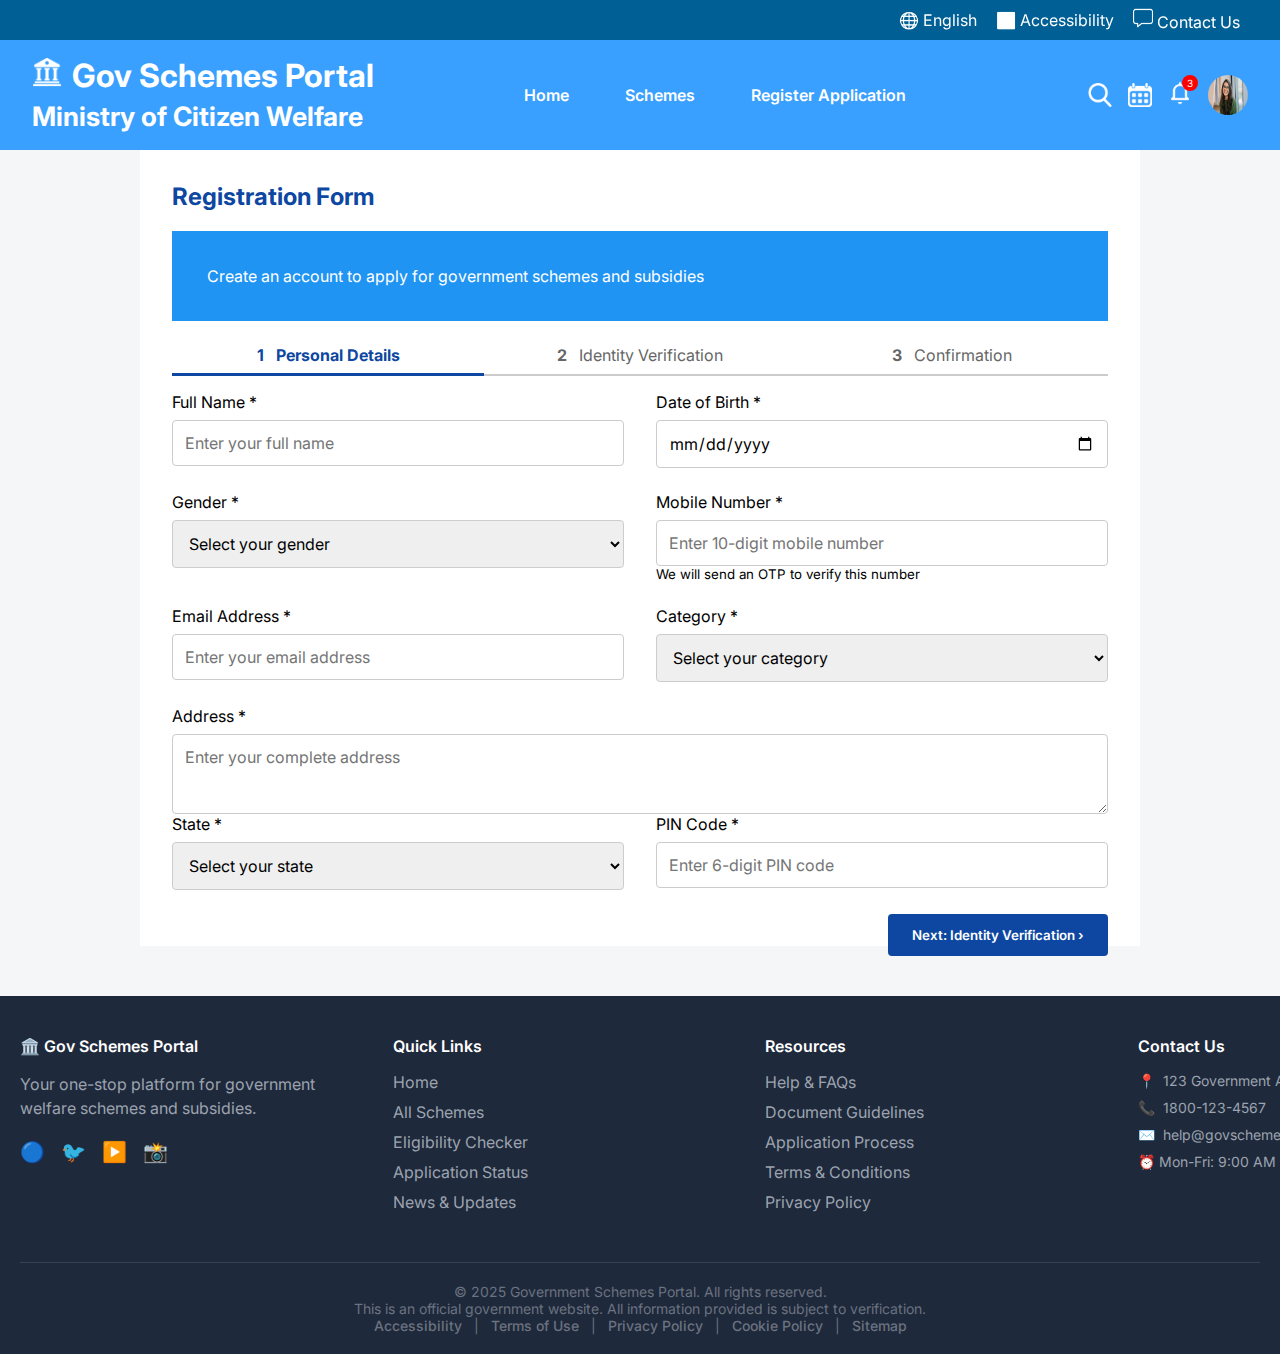
<file: regapp.html>
<!DOCTYPE html>
<html lang="en">
<head>
    <meta charset="UTF-8">
    <meta name="viewport" content="width=device-width, initial-scale=1.0">
    <title>Register Application</title>
    <link rel="stylesheet" href="css/regapp.css">
  <link href="https://fonts.googleapis.com/css2?family=Inter:wght@400;600&display=swap" rel="stylesheet" />
</head>
<body>
    <!-- Top Navbar -->
<div class="top-navbar">
  <div class="top-navbar-content">
    <div class="navbar-right" style="filter: brightness(0) invert(1) ; color: #2094f3;">
      <span>🌐 English</span>
      <span>♿ Accessibility</span>
      <a href="contact.html"><span><img src="image/message.png" class="contact-link" style="width: 20px;height: 20px;"> Contact Us</span></a>
    </div>
  </div>
</div>

  <!-- Second Navbar -->
<div class="top-nav">
  <div class="navbar-left">
    <h1><img src="image/bank.png" style="width: 40px; height: 30px;padding-right: 10px; filter: brightness(0)invert(1);">Gov Schemes Portal<br><small>Ministry of Citizen Welfare</small></h1>
  </div>
  <div class="nav-links">
    <a href="/index.html">Home</a>
    <a href="/schemes.html">Schemes</a>
    <a href="/register.html">Register Application</a>
  </div>
  <div class="nav-icons">
  <img src="image/search.png" alt="Search">
  <img src="image/calendar.png" alt="Calendar">
  <div class="bell-icon">
    <img src="image/bell.png" alt="Notifications">
    <sup>3</sup>
  </div>
  <img src="image/profile.jfif" alt="Profile" class="profile-pic">
</div>
</div>
<!-- reg -->
 <div class="registration-container">
  <h2>Registration Form</h2>
  <p>Create an account to apply for government schemes and subsidies</p>

  <div class="step-indicators">
    <div class="step active">
      <span>1</span> Personal Details
    </div>
    <div class="step">
      <span>2</span> Identity Verification
    </div>
    <div class="step">
      <span>3</span> Confirmation
    </div>
  </div>

  <form class="registration-form">
    <div class="form-row">
      <div class="form-group">
        <label>Full Name *</label>
        <input type="text" placeholder="Enter your full name" required>
      </div>
      <div class="form-group">
        <label>Date of Birth *</label>
        <input type="date" required>
      </div>
    </div>

    <div class="form-row">
      <div class="form-group">
        <label>Gender *</label>
        <select required>
          <option>Select your gender</option>
        </select>
      </div>
      <div class="form-group">
        <label>Mobile Number *</label>
        <input type="tel" placeholder="Enter 10-digit mobile number" required>
        <small>We will send an OTP to verify this number</small>
      </div>
    </div>

    <div class="form-row">
      <div class="form-group">
        <label>Email Address *</label>
        <input type="email" placeholder="Enter your email address" required>
      </div>
      <div class="form-group">
        <label>Category *</label>
        <select required>
          <option>Select your category</option>
        </select>
      </div>
    </div>

    <div class="form-group full-width">
      <label>Address *</label>
      <textarea placeholder="Enter your complete address" required></textarea>
    </div>

    <div class="form-row">
      <div class="form-group">
        <label>State *</label>
        <select required>
          <option>Select your state</option>
        </select>
      </div>
      <div class="form-group">
        <label>PIN Code *</label>
        <input type="text" placeholder="Enter 6-digit PIN code" required>
      </div>
    </div>

    <button type="submit" class="next-btn">Next: Identity Verification ›</button>
  </form>
</div>
<!-- Footer -->
 <footer>
  <div class="footer-container">
    <!-- Gov Schemes Portal -->
    <div class="footer-column">
      <h4>🏛️ Gov Schemes Portal</h4>
      <p>Your one-stop platform for government welfare schemes and subsidies.</p>
      <div class="social-icons">
        <a href="https://facebook.com" target="_blank" aria-label="Facebook" rel="noopener noreferrer">🔵</a>
        <a href="https://twitter.com" target="_blank" aria-label="Twitter" rel="noopener noreferrer">🐦</a>
        <a href="https://youtube.com" target="_blank" aria-label="YouTube" rel="noopener noreferrer">▶️</a>
        <a href="https://instagram.com" target="_blank" aria-label="Instagram" rel="noopener noreferrer">📸</a>
      </div>
    </div>

    <!-- Quick Links -->
    <div class="footer-column">
      <h4>Quick Links</h4>
      <ul class="footer-links">
        <li><a href="#">Home</a></li>
        <li><a href="#">All Schemes</a></li>
        <li><a href="#">Eligibility Checker</a></li>
        <li><a href="#">Application Status</a></li>
        <li><a href="#">News & Updates</a></li>
      </ul>
    </div>

    <!-- Resources -->
    <div class="footer-column">
      <h4>Resources</h4>
      <ul class="resources-links">
        <li><a href="#">Help & FAQs</a></li>
        <li><a href="#">Document Guidelines</a></li>
        <li><a href="#">Application Process</a></li>
        <li><a href="#">Terms & Conditions</a></li>
        <li><a href="#">Privacy Policy</a></li>
      </ul>
    </div>

    <!-- Contact Us -->
    <div class="footer-column">
      <h4>Contact Us</h4>
      <ul class="contact-links">
        <li>📍 <a href="https://goo.gl/maps/example" target="_blank" rel="noopener noreferrer">123 Government Avenue, Capital City</a></li>
        <li>📞 <a href="tel:18001234567">1800-123-4567</a></li>
        <li>✉️ <a href="mailto:help@govschemes.gov">help@govschemes.gov</a></li>
        <li>⏰ Mon-Fri: 9:00 AM - 5:00 PM</li>
      </ul>
    </div>
  </div>

  <div class="footer-bottom">
    <p>© 2025 Government Schemes Portal. All rights reserved.</p>
    <p>This is an official government website. All information provided is subject to verification.</p>
    <p>
      <a href="#">Accessibility</a> |
      <a href="#">Terms of Use</a> |
      <a href="#">Privacy Policy</a> |
      <a href="#">Cookie Policy</a> |
      <a href="#">Sitemap</a>
    </p>
  </div>
</footer>
</body>
</html>
</file>
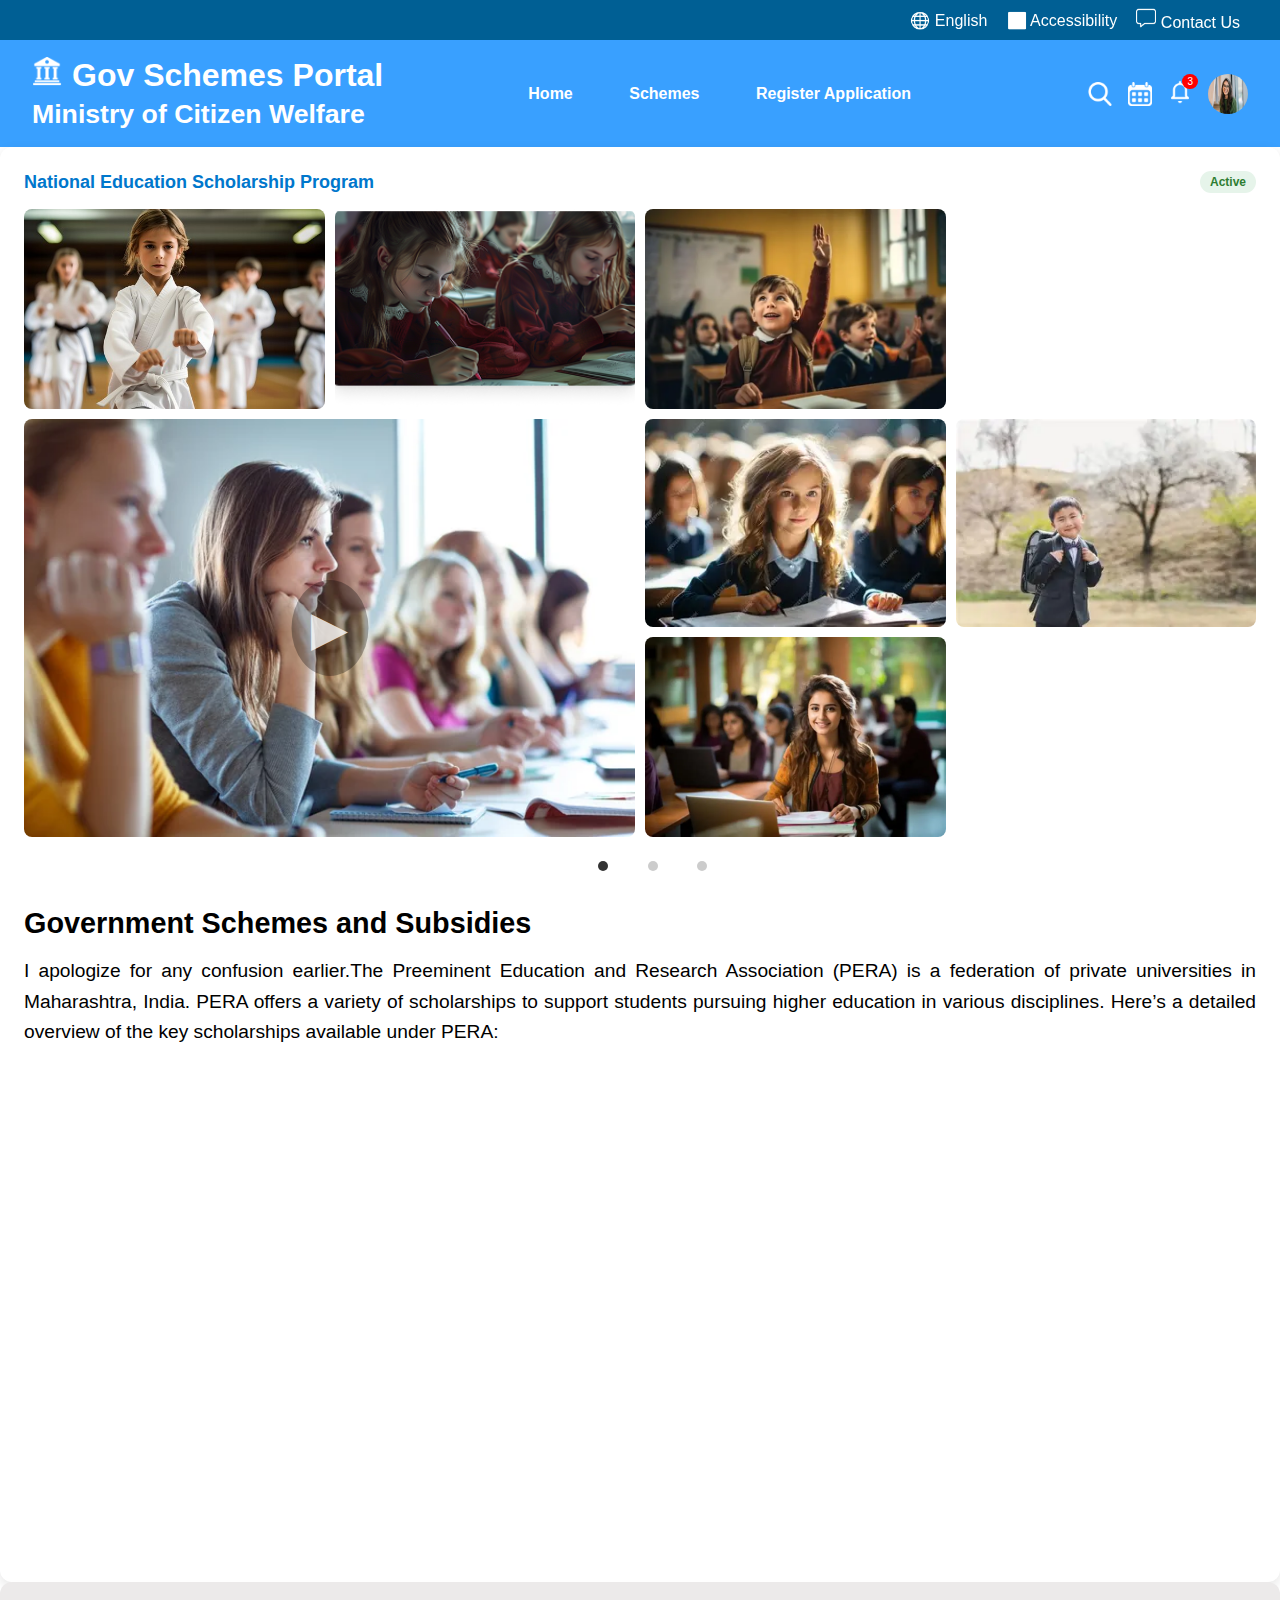
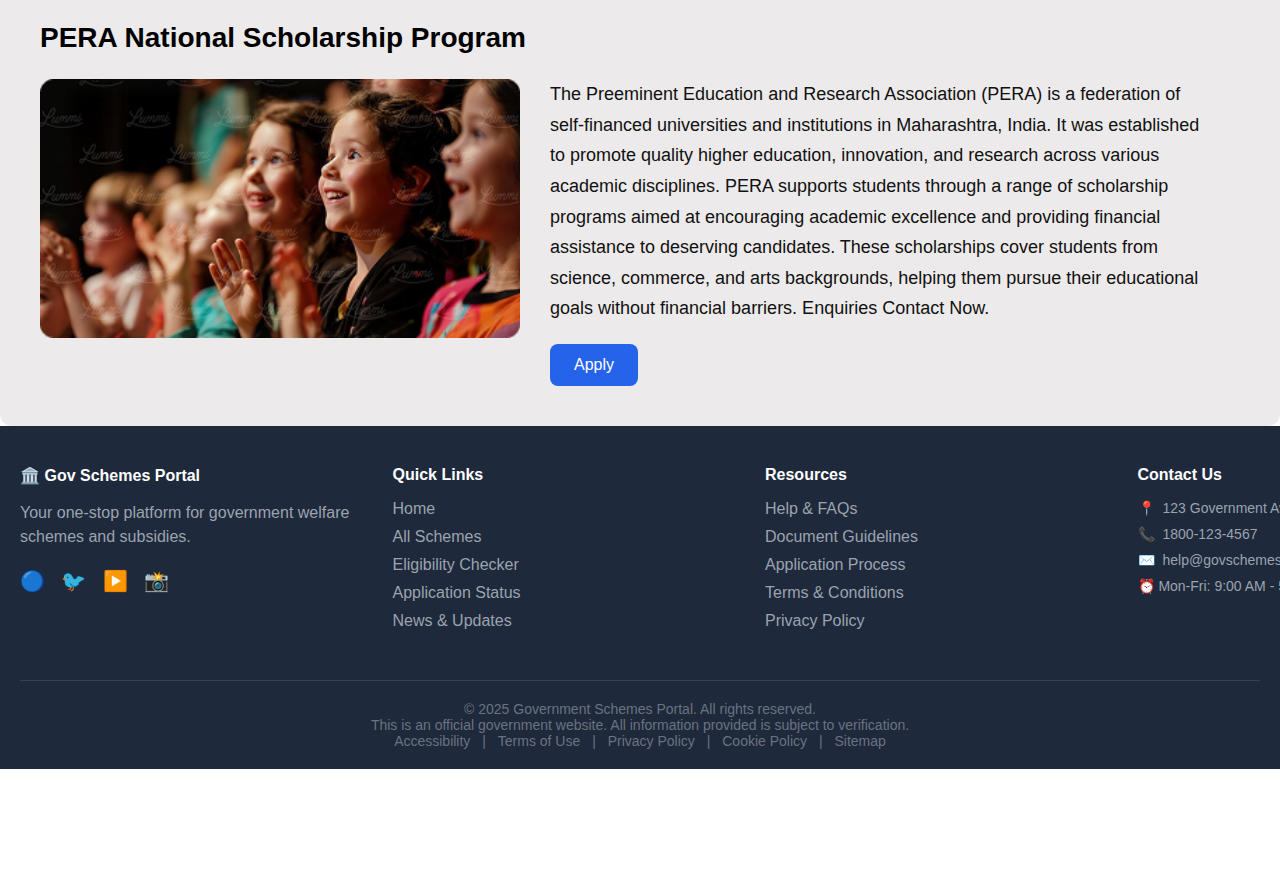
<file: sch.html>
<!DOCTYPE html>
<html lang="en">
<head>
    <meta charset="UTF-8">
    <meta name="viewport" content="width=device-width, initial-scale=1.0">
    <title>Schemes</title>
    <link rel="stylesheet" href="css/scheme.css">
</head>
<body>
        <!-- Top Navbar -->
<div class="top-navbar">
  <div class="top-navbar-content">
    <div class="navbar-right" style="filter: brightness(0) invert(1) ; color: #2094f3;">
      <span>🌐 English</span>
      <span>♿ Accessibility</span>
      <a href="contact.html"><span><img src="image/message.png" class="contact-link" style="width: 20px;height: 20px;"> Contact Us</span></a>
    </div>
  </div>
</div>

  <!-- Second Navbar -->
<div class="top-nav">
  <div class="navbar-left">
    <h1><img src="image/bank.png" style="width: 40px; height: 30px;padding-right: 10px; filter: brightness(0)invert(1);">Gov Schemes Portal<br><small>Ministry of Citizen Welfare</small></h1>
  </div>
  <div class="nav-links">
    <a href="index.html">Home</a>
    <a href="scheme.html">Schemes</a>
    <a href="regapp.html">Register Application</a>
  </div>
  <div class="nav-icons">
  <img src="image/search.png" alt="Search">
  <img src="image/calendar.png" alt="Calendar">
  <div class="bell-icon">
    <img src="image/bell.png" alt="Notifications">
    <sup>3</sup>
  </div>
  <img src="image/profile.jfif" alt="Profile" class="profile-pic">
</div>
</div>
   <div class="card">
    <div class="card-header">
      <h2>National Education Scholarship Program</h2>
      <span class="badge">Active</span>
    </div>
    <!-- Image carousel -->

    

    <div class="image-grid">
      <img src="image/karate-class-kids-demonstrating-kata_1045156-17396.jpg" alt="Image 1">
      <img src="image/Citizen checking application status.png" alt="Image 2">
      <img src="image/answer kid.webp" alt="Image 2">
      
      <div class="main">
        <img src="image/depositphotos_123931944-stock-photo-students-in-class.jpg" alt="Main Image">
      </div>
      <img src="image/download.webp" alt="Image 3">
      <img src="image/sclkid.webp" alt="Image 4">
      <img src="image/clgstd.webp" alt="Image 5">
    </div>


    <div class="carousel-controls">
      <span class="dot active"></span>
      <span class="dot"></span>
      <span class="dot"></span>
    </div>
  

    <!-- Description -->
    <div class="description">
      <h4>Government Schemes and Subsidies</h4>
      <p>
        I apologize for any confusion earlier.The Preeminent Education and Research Association (PERA) is a federation of private universities in Maharashtra, India. PERA offers a variety of scholarships to support students pursuing higher education in various disciplines. Here’s a detailed overview of the key scholarships available under PERA:
      </p>
    </div>
  </div>

  <!-- Sticky bottom CTA -->
<div class="pera-section">
  <h2>PERA National Scholarship Program</h2>
  <div class="pera-container">
    <img src="image/Frame 289.png" alt="Scholarship Image" class="pera-img">

    <div class="pera-content">
      <p>
       The Preeminent Education and Research Association (PERA) is a federation of self-financed universities and institutions in Maharashtra, India. It was established to promote quality higher education, innovation, and research across various academic disciplines. PERA supports students through a range of scholarship programs aimed at encouraging academic excellence and providing financial assistance to deserving candidates. These scholarships cover students from science, commerce, and arts backgrounds, helping them pursue their educational goals without financial barriers. Enquiries Contact Now.
      </p>
      <a href="regapp.html"> <button class="apply-btn">Apply</button></a>
    </div>
  </div>
</div>
<!-- Footer -->
 <footer>
  <div class="footer-container">
    <!-- Gov Schemes Portal -->
    <div class="footer-column">
      <h4>🏛️ Gov Schemes Portal</h4>
      <p>Your one-stop platform for government welfare schemes and subsidies.</p>
      <div class="social-icons">
        <a href="https://facebook.com" target="_blank" aria-label="Facebook" rel="noopener noreferrer">🔵</a>
        <a href="https://twitter.com" target="_blank" aria-label="Twitter" rel="noopener noreferrer">🐦</a>
        <a href="https://youtube.com" target="_blank" aria-label="YouTube" rel="noopener noreferrer">▶️</a>
        <a href="https://instagram.com" target="_blank" aria-label="Instagram" rel="noopener noreferrer">📸</a>
      </div>
    </div>

    <!-- Quick Links -->
    <div class="footer-column">
      <h4>Quick Links</h4>
      <ul class="footer-links">
        <li><a href="#">Home</a></li>
        <li><a href="#">All Schemes</a></li>
        <li><a href="#">Eligibility Checker</a></li>
        <li><a href="#">Application Status</a></li>
        <li><a href="#">News & Updates</a></li>
      </ul>
    </div>

    <!-- Resources -->
    <div class="footer-column">
      <h4>Resources</h4>
      <ul class="resources-links">
        <li><a href="#">Help & FAQs</a></li>
        <li><a href="#">Document Guidelines</a></li>
        <li><a href="#">Application Process</a></li>
        <li><a href="#">Terms & Conditions</a></li>
        <li><a href="#">Privacy Policy</a></li>
      </ul>
    </div>

    <!-- Contact Us -->
    <div class="footer-column">
      <h4>Contact Us</h4>
      <ul class="contact-links">
        <li>📍 <a href="https://goo.gl/maps/example" target="_blank" rel="noopener noreferrer">123 Government Avenue, Capital City</a></li>
        <li>📞 <a href="tel:18001234567">1800-123-4567</a></li>
        <li>✉️ <a href="mailto:help@govschemes.gov">help@govschemes.gov</a></li>
        <li>⏰ Mon-Fri: 9:00 AM - 5:00 PM</li>
      </ul>
    </div>
  </div>

  <div class="footer-bottom">
    <p>© 2025 Government Schemes Portal. All rights reserved.</p>
    <p>This is an official government website. All information provided is subject to verification.</p>
    <p>
      <a href="#">Accessibility</a> |
      <a href="#">Terms of Use</a> |
      <a href="#">Privacy Policy</a> |
      <a href="#">Cookie Policy</a> |
      <a href="#">Sitemap</a>
    </p>
  </div>
</footer>
</body>
</html>
</file>
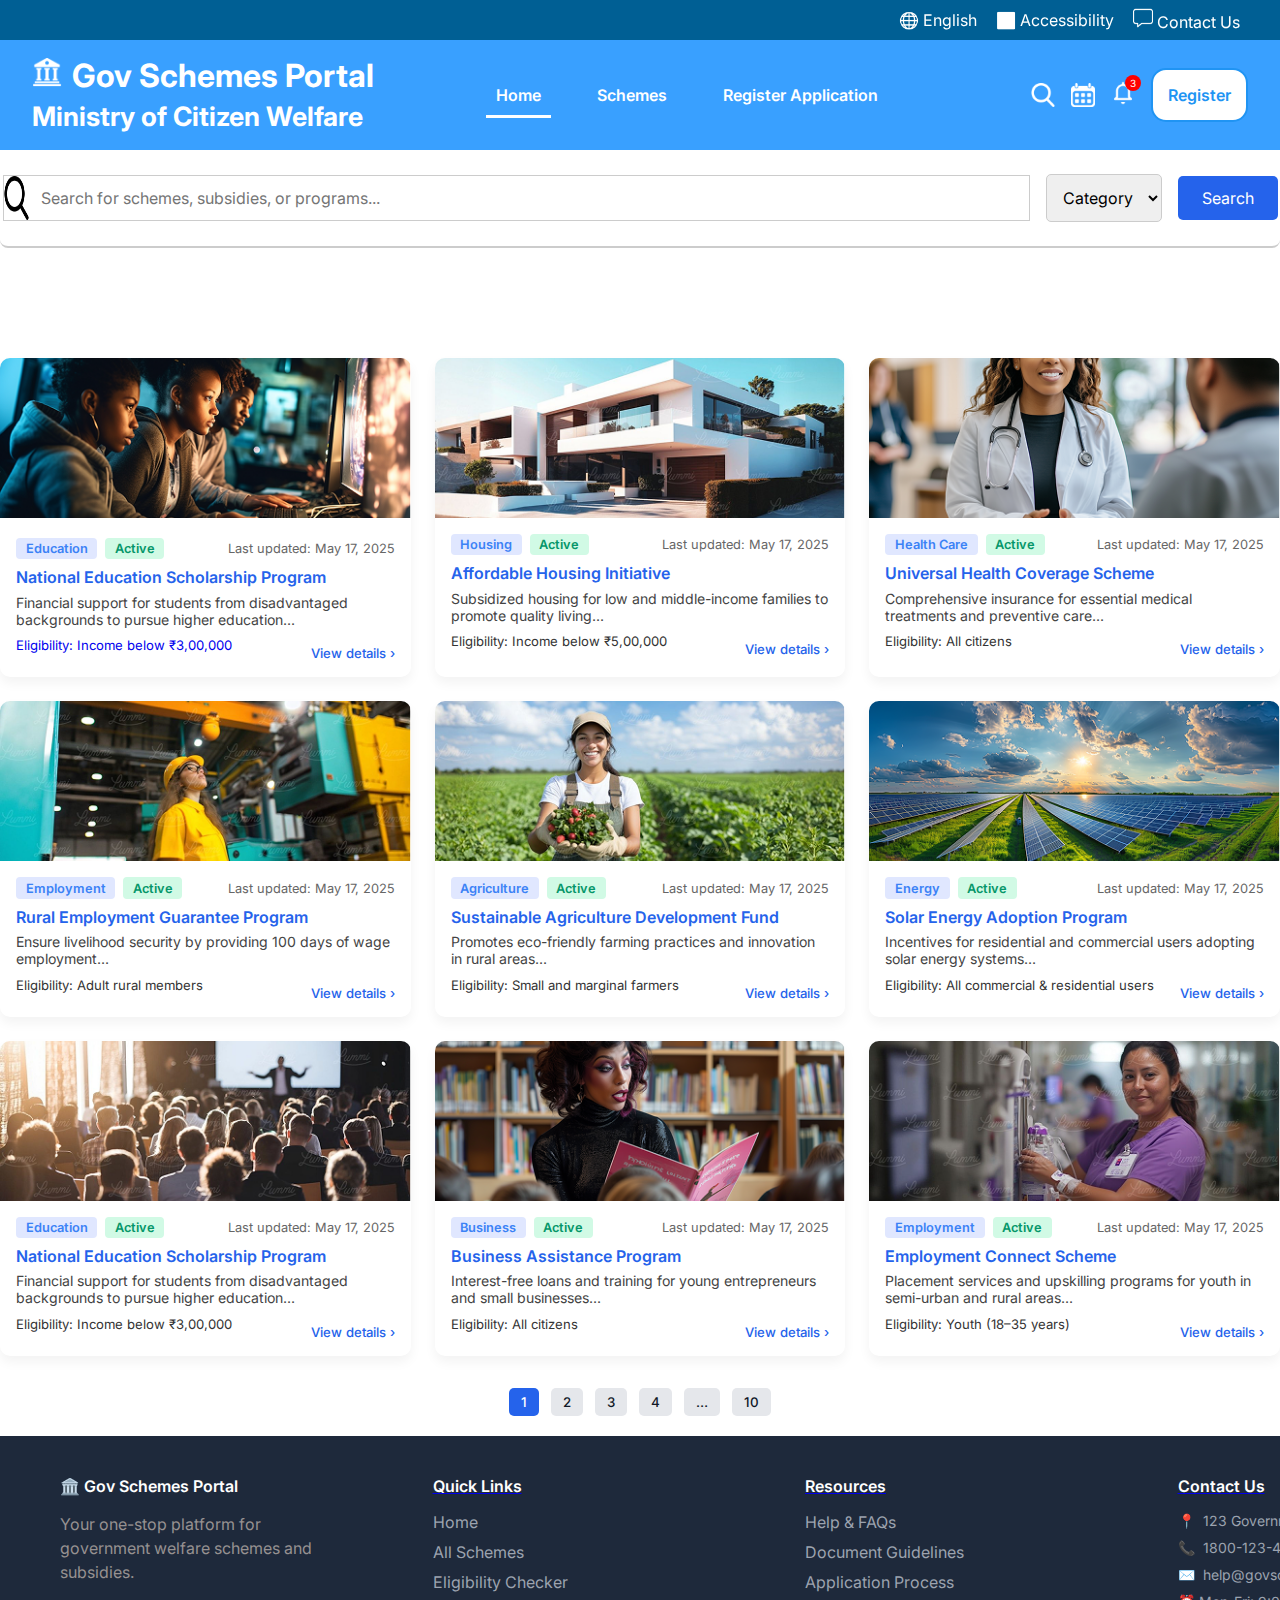
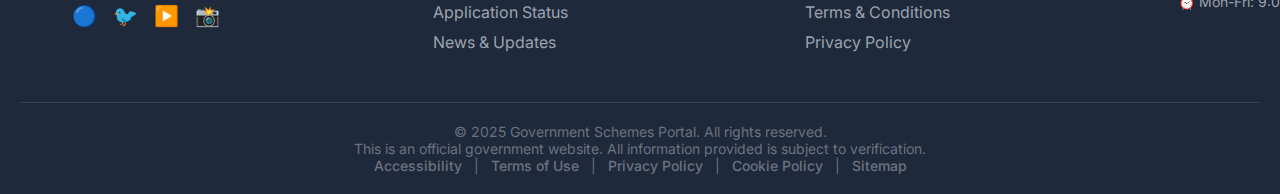
<file: scheme.html>
<!DOCTYPE html>
<html lang="en">
<head>
  <meta charset="UTF-8" />
  <meta name="viewport" content="width=device-width, initial-scale=1.0"/>
  <title>Scheme Grid with Pagination</title>
  <link href="https://fonts.googleapis.com/css2?family=Inter:wght@400;600&display=swap" rel="stylesheet"/>
  <style>
        * {
      box-sizing: border-box;
      margin: 0;
      padding: 0;
      font-family: 'Inter', sans-serif;
    }

    body {
      background-color: white;
    }

    .top-navbar {
      background-color: #005f94;
      padding: 0.5rem 2rem;
      color: white;
    }

    .top-navbar-content {
      display: flex;
      justify-content: flex-end; /* This moves the right content to the end */
      align-items: center;
      max-width: 1200px;
      margin: 0 auto;
    }

    .navbar-right {
      display: flex;
      gap: 1.2rem;
      align-items: center;
    }

    .navbar-right a {
      text-decoration: none;
      color: white;
    }
        
    .top-nav {
      background-color: #39a0ff;
      padding: 1rem 2rem;
      display: flex;
      align-items: center;
      justify-content: space-between;
    }
    .navbar-left{
      color: white;
    }
    .top-nav  .nav-links a {
      color: #fff;
      margin-right: 2rem;
      text-decoration: none;
      font-weight: 600;
      padding: 10px;
        
    }

    .contact-link  {
      width: 20px;
      height: 20px;
      filter: brightness(0) invert(1); /* makes black icon white */
    }
    .nav-links  .active{
      
      font-weight: bold;
      border-bottom: 3px solid #fff;
    }
    .nav-icons {
      display: flex;
      align-items: center;
      gap: 16px; /* spacing between icons */
    }

    .nav-icons img {
      width: 24px;
      height: 24px;
      filter: brightness(0) invert(1); /* turns icon white */
      cursor: pointer;
    }

    .nav-icons .profile-pic {
      width: 40px;
      height: 40px;
      border-radius: 50%;
      filter: none; /* don't apply white filter to profile image */
    }

    .bell-icon {
      position: relative;
      display: inline-block;
    }

    .bell-icon sup {
      position: absolute;
      top: -6px;
      right: -6px;
      background-color: red;
      color: white;
      border-radius: 50%;
      font-size: 10px;
      padding: 2px 5px;
    }

    /* search section */
    .search-section {
      margin-bottom: 110px;
      background-color: white;
      padding: 1.5rem 2rem;
      width: 100%;
      max-width: 1650px;
      border-radius: 8px;
      display: flex;
      gap: 1rem;
      border-bottom: 2px solid #ccc;
      align-items: center;
      justify-content: center;
    }
    .search-section input{
      border: none;
      padding: 0.75rem;
      font-size: 1rem;
      width:1000px;
      border-radius: 5px;
      flex: 1;
    }

    .search-section select {
      padding: 0.75rem;
      font-size: 1rem;
      border: 1px solid #ccc;
      border-radius: 5px;
      flex: 1;
      width:150px;
    }

    .group{
      border: 1px solid #ccc;
      display: flex;
    }
    .search-icon{
      width:25px;
      color: #ccc;

    }
    .search-section button {
      background-color: #2563eb;
      color: white;
      padding: 0.75rem 1.5rem;
      font-size: 1rem;
      border: none;
      border-radius: 5px;
      cursor: pointer;
    }
    /* grid */
    .grid-container {
      display: grid;
      grid-template-columns: repeat(auto-fill, minmax(380px, 1fr));
      gap: 1.5rem;
      margin-bottom: 2rem;
    }

    .scheme-card {
      background-color: #fff;
      border-radius: 10px;
      overflow: hidden;
      box-shadow: 0 6px 12px rgba(0, 0, 0, 0.05);
      display: flex;
      flex-direction: column;
    }

    .scheme-card img {
      width: 100%;
      height: 160px;
      object-fit: cover;
    }

    .card-content {
      padding: 1rem;
    }

    .tags {
      display: flex;
      gap: 0.5rem;
      align-items: center;
      font-size: 0.8rem;
      margin-bottom: 0.5rem;
    }

    .tag-category {
      background-color: #e0e7ff;
      color: #3b82f6;
      padding: 0.2rem 0.6rem;
      border-radius: 4px;
      font-weight: 600;
    }

    .tag-status {
      background-color: #d1fae5;
      color: #059669;
      padding: 0.2rem 0.6rem;
      border-radius: 4px;
      font-weight: 600;
    }

    .last-updated {
      margin-left: auto;
      color: #666;
    }

    .card-title {
      font-weight: 600;
      color: #2563eb;
      font-size: 1rem;
      margin-bottom: 0.4rem;
    }

    .card-desc {
      font-size: 0.88rem;
      color: #444;
      margin-bottom: 0.6rem;
    }

    .eligibility {
      font-size: 0.82rem;
      color: #333;
    }

    .view-link {
      color: #2563eb;
      font-weight: 500;
      font-size: 0.82rem;
      text-decoration: none;
      float: right;
      margin-top: 0.5rem;
    }

    .pagination {
      text-align: center;
    }

    .pagination button {
      background-color: #e5e7eb;
      border: none;
      border-radius: 5px;
      padding: 6px 12px;
      margin: 0 4px;
      font-weight: 500;
      color: #111827;
      cursor: pointer;
    }

    .pagination button.active {
      background-color: #2563eb;
      color: #fff;
    }

    .pagination button:hover {
      background-color: #2563eb;
      color: #fff;
    }
    /*Footer  */
    footer {
    background-color: #1e293b;
    padding: 40px 20px 20px;
    color: #9ca3af;
  }
  .footer-container {
    width: 1450px;
    margin: 0 auto;
    display: flex;
    flex-wrap: wrap;
    gap: 40px;
  }
  .footer-column {
    flex: 1 1 220px;
  }
  .footer-column h4 {
    color: white;
    font-weight: 600;
    margin-bottom: 16px;
  }
  .footer-column p {
    font-weight: 400;
    line-height: 1.5;
    margin-bottom: 20px;
  }
  .social-icons a {
    margin-right: 12px;
    color: #9ca3af;
    text-decoration: none;
    font-size: 20px;
    transition: color 0.3s;
  }
  .social-icons a:hover {
    color: #3b82f6; /* blue on hover */
  }
  .footer-links,
  .resources-links,
  .contact-links {
    list-style: none;
    padding: 0;
    margin: 0;
  }
  .footer-links li,
  .resources-links li,
  .contact-links li {
    margin-bottom: 10px;
  }
  .footer-links a,
  .resources-links a,
  .contact-links a {
    color: #9ca3af;
    text-decoration: none;
    font-weight: 400;
    transition: color 0.3s;
  }
  .footer-links a:hover,
  .resources-links a:hover,
  .contact-links a:hover {
    color: #3b82f6;
  }
  .contact-links li {
    display: flex;
    align-items: center;
    gap: 8px;
    font-size: 14px;
  }
  .contact-links li svg {
    fill: #9ca3af;
    min-width: 18px;
    min-height: 18px;
  }
  .footer-bottom {
    margin-top: 40px;
    border-top: 1px solid #374151;
    padding-top: 20px;
    font-size: 14px;
    text-align: center;
    color: #6b7280;
  }
  .footer-bottom a {
    color: #6b7280;
    margin: 0 8px;
    text-decoration: none;
    font-weight: 500;
  }
  .footer-bottom a:hover {
    color: #3b82f6;
  }

  @media (max-width: 768px) {
    .footer-container {
      flex-direction: column;
    }
    .footer-column {
      flex: 1 1 100%;
    }
  }

  </style>
</head>
<body>
    <!-- Top Navbar -->
<div class="top-navbar">
  <div class="top-navbar-content">
    <div class="navbar-right" style="filter: brightness(0) invert(1) ; color: #2094f3;">
      <span>🌐 English</span>
      <span>♿ Accessibility</span>
      <a href="contact.html"><span><img src="image/message.png" class="contact-link" style="width: 20px;height: 20px;"> Contact Us</span></a>
    </div>
  </div>
</div>

  <!-- Second Navbar -->
<div class="top-nav">
  <div class="navbar-left">
    <h1><img src="image/bank.png" style="width: 40px; height: 30px;padding-right: 10px; filter: brightness(0)invert(1);">Gov Schemes Portal<br><small>Ministry of Citizen Welfare</small></h1>
  </div>
  <div class="nav-links">
    <a href="index.html" class=" active">Home</a>
    <a href="scheme.html">Schemes</a>
    <a href="regapp.html">Register Application</a>
  </div>
  <div class="nav-icons">
  <img src="image/search.png" alt="Search">
  <img src="image/calendar.png" alt="Calendar">
  <div class="bell-icon">
    <img src="image/bell.png" alt="Notifications">
    <sup>3</sup>
  </div>
    <a href="reg.html" style="padding:15px;border-radius: 15px; color:#2094f3;background-color: white; font-weight:600; border: 2px solid;text-decoration:none;">Register</a>
  </div>
</div>

<!-- Search Section -->
  <div class="search-section">
    <div class="group">
      <img src="image/search.png" alt="search-icon" class="search-icon">
      <input type="text" placeholder="Search for schemes, subsidies, or programs..." />
    </div>  
    <select>
      <option>Category</option>
    </select>
    <button>Search</button>
  </div>



<div class="grid-container">
    <!-- 1. National Education Scholarship Program -->

  <div class="scheme-card">
  <a href="sch.html" style="text-decoration: none;">
  <img src="image/National Education Scholarship Program-10.png" alt="Education Scheme" />
  <div class="card-content">
    <div class="tags">
      <span class="tag-category">Education</span>
      <span class="tag-status">Active</span>
      <span class="last-updated">Last updated: May 17, 2025</span>
    </div>
    <div class="card-title">National Education Scholarship Program</div>
    <div class="card-desc">
      Financial support for students from disadvantaged backgrounds to pursue higher education...
    </div>
    <div class="eligibility">
      Eligibility: Income below ₹3,00,000
      <a class="view-link" href="#">View details ›</a>
    </div>
  </div>
  </a>
</div>


<!-- 2. Affordable Housing Initiative -->
<div class="scheme-card">
  <img src="image/National Education Scholarship Program-9.png" alt="Housing Scheme" />
  <div class="card-content">
    <div class="tags">
      <span class="tag-category">Housing</span>
      <span class="tag-status">Active</span>
      <span class="last-updated">Last updated: May 17, 2025</span>
    </div>
    <div class="card-title">Affordable Housing Initiative</div>
    <div class="card-desc">
      Subsidized housing for low and middle-income families to promote quality living...
    </div>
    <div class="eligibility">
      Eligibility: Income below ₹5,00,000
      <a class="view-link" href="#">View details ›</a>
    </div>
  </div>
</div>

<!-- 3. Universal Health Coverage Scheme -->
<div class="scheme-card">
  <img src="image/National Education Scholarship Program-11.png" alt="Healthcare Scheme" />
  <div class="card-content">
    <div class="tags">
      <span class="tag-category">Health Care</span>
      <span class="tag-status">Active</span>
      <span class="last-updated">Last updated: May 17, 2025</span>
    </div>
    <div class="card-title">Universal Health Coverage Scheme</div>
    <div class="card-desc">
      Comprehensive insurance for essential medical treatments and preventive care...
    </div>
    <div class="eligibility">
      Eligibility: All citizens
      <a class="view-link" href="#">View details ›</a>
    </div>
  </div>
</div>

<!-- 4. Rural Employment Guarantee Program -->
<div class="scheme-card">
  <img src="image/National Education Scholarship Program-12.png" alt="Employment Scheme" />
  <div class="card-content">
    <div class="tags">
      <span class="tag-category">Employment</span>
      <span class="tag-status">Active</span>
      <span class="last-updated">Last updated: May 17, 2025</span>
    </div>
    <div class="card-title">Rural Employment Guarantee Program</div>
    <div class="card-desc">
      Ensure livelihood security by providing 100 days of wage employment...
    </div>
    <div class="eligibility">
      Eligibility: Adult rural members
      <a class="view-link" href="#">View details ›</a>
    </div>
  </div>
</div>

<!-- 5. Sustainable Agriculture Development Fund -->
<div class="scheme-card">
  <img src="image/National Education Scholarship Program-13.png" alt="Agriculture Scheme" />
  <div class="card-content">
    <div class="tags">
      <span class="tag-category">Agriculture</span>
      <span class="tag-status">Active</span>
      <span class="last-updated">Last updated: May 17, 2025</span>
    </div>
    <div class="card-title">Sustainable Agriculture Development Fund</div>
    <div class="card-desc">
      Promotes eco-friendly farming practices and innovation in rural areas...
    </div>
    <div class="eligibility">
      Eligibility: Small and marginal farmers
      <a class="view-link" href="#">View details ›</a>
    </div>
  </div>
</div>

<!-- 6. Solar Energy Adoption Program -->
<div class="scheme-card">
  <img src="image/National Education Scholarship Program-14.png" alt="Energy Scheme" />
  <div class="card-content">
    <div class="tags">
      <span class="tag-category">Energy</span>
      <span class="tag-status">Active</span>
      <span class="last-updated">Last updated: May 17, 2025</span>
    </div>
    <div class="card-title">Solar Energy Adoption Program</div>
    <div class="card-desc">
      Incentives for residential and commercial users adopting solar energy systems...
    </div>
    <div class="eligibility">
      Eligibility: All commercial & residential users
      <a class="view-link" href="#">View details ›</a>
    </div>
  </div>
</div>

<!-- 7. Education Scholarship (Repeat) -->
<div class="scheme-card">
  <img src="image/National Education Scholarship Program-17.png" alt="Education Scholarship" />
  <div class="card-content">
    <div class="tags">
      <span class="tag-category">Education</span>
      <span class="tag-status">Active</span>
      <span class="last-updated">Last updated: May 17, 2025</span>
    </div>
    <div class="card-title">National Education Scholarship Program</div>
    <div class="card-desc">
      Financial support for students from disadvantaged backgrounds to pursue higher education...
    </div>
    <div class="eligibility">
      Eligibility: Income below ₹3,00,000
      <a class="view-link" href="#">View details ›</a>
    </div>
  </div>
</div>

<!-- 8. Business Assistance Program -->
<div class="scheme-card">
  <img src="image/National Education Scholarship Program-2.png" alt="Business Scheme" />
  <div class="card-content">
    <div class="tags">
      <span class="tag-category">Business</span>
      <span class="tag-status">Active</span>
      <span class="last-updated">Last updated: May 17, 2025</span>
    </div>
    <div class="card-title">Business Assistance Program</div>
    <div class="card-desc">
      Interest-free loans and training for young entrepreneurs and small businesses...
    </div>
    <div class="eligibility">
      Eligibility: All citizens
      <a class="view-link" href="#">View details ›</a>
    </div>
  </div>
</div>

<!-- 9. Employment Connect Scheme -->
<div class="scheme-card">
  <img src="image/National Education Scholarship Program-1.png" alt="Employment Scheme" />
  <div class="card-content">
    <div class="tags">
      <span class="tag-category">Employment</span>
      <span class="tag-status">Active</span>
      <span class="last-updated">Last updated: May 17, 2025</span>
    </div>
    <div class="card-title">Employment Connect Scheme</div>
    <div class="card-desc">
      Placement services and upskilling programs for youth in semi-urban and rural areas...
    </div>
    <div class="eligibility">
      Eligibility: Youth (18–35 years)
      <a class="view-link" href="#">View details ›</a>
    </div>
  </div>
</div>


    

  </div>

  <div class="pagination" style="margin-bottom: 20px;">
    <button class="active">1</button>
    <button>2</button>
    <button>3</button>
    <button>4</button>
    <button>…</button>
    <button>10</button>
  </div>
<!-- Footer -->
 <footer>
  <div class="footer-container">
    <!-- Gov Schemes Portal -->
    <a href="index.html" style="text-decoration: none;"><div class="footer-column">
      <h4>🏛️ Gov Schemes Portal</h4>
      <p style="text-decoration: none; color:#969191">Your one-stop platform for government welfare schemes and subsidies.</p>
      <div class="social-icons">
        <a href="https://facebook.com" target="_blank" aria-label="Facebook" rel="noopener noreferrer">🔵</a>
        <a href="https://twitter.com" target="_blank" aria-label="Twitter" rel="noopener noreferrer">🐦</a>
        <a href="https://youtube.com" target="_blank" aria-label="YouTube" rel="noopener noreferrer">▶️</a>
        <a href="https://instagram.com" target="_blank" aria-label="Instagram" rel="noopener noreferrer">📸</a>
      </div>
    </div>

    <!-- Quick Links -->
    <a href="index.html"><div class="footer-column">
      <h4>Quick Links</h4>
      <ul class="footer-links">
        <li><a href="#">Home</a></li>
        <li><a href="#">All Schemes</a></li>
        <li><a href="#">Eligibility Checker</a></li>
        <li><a href="#">Application Status</a></li>
        <li><a href="#">News & Updates</a></li>
      </ul>
    </div>
    </a>

    <!-- Resources -->
    <a href="index.html"><div class="footer-column">
      <h4>Resources</h4>
      <ul class="resources-links">
        <li><a href="#">Help & FAQs</a></li>
        <li><a href="#">Document Guidelines</a></li>
        <li><a href="#">Application Process</a></li>
        <li><a href="#">Terms & Conditions</a></li>
        <li><a href="#">Privacy Policy</a></li>
      </ul>
    </div>
    </a>

    <!-- Contact Us -->
    <a href="contact.html"><div class="footer-column">
      <h4>Contact Us</h4>
      <ul class="contact-links">
        <li>📍 <a href="https://goo.gl/maps/example" target="_blank" rel="noopener noreferrer">123 Government Avenue, Capital City</a></li>
        <li>📞 <a href="tel:18001234567">1800-123-4567</a></li>
        <li>✉️ <a href="mailto:help@govschemes.gov">help@govschemes.gov</a></li>
        <li>⏰ Mon-Fri: 9:00 AM - 5:00 PM</li>
      </ul>
    </div>
    </a>
  </div>


    <div class="footer-bottom">
    
    <p>© 2025 Government Schemes Portal. All rights reserved.</p>
    <p>This is an official government website. All information provided is subject to verification.</p>
    <p>
      <a href="#">Accessibility</a> |
      <a href="#">Terms of Use</a> |
      <a href="#">Privacy Policy</a> |
      <a href="#">Cookie Policy</a> |
      <a href="#">Sitemap</a>
    </p>
    </a>
  </div>
  
</footer>
</body>
</html>
</file>
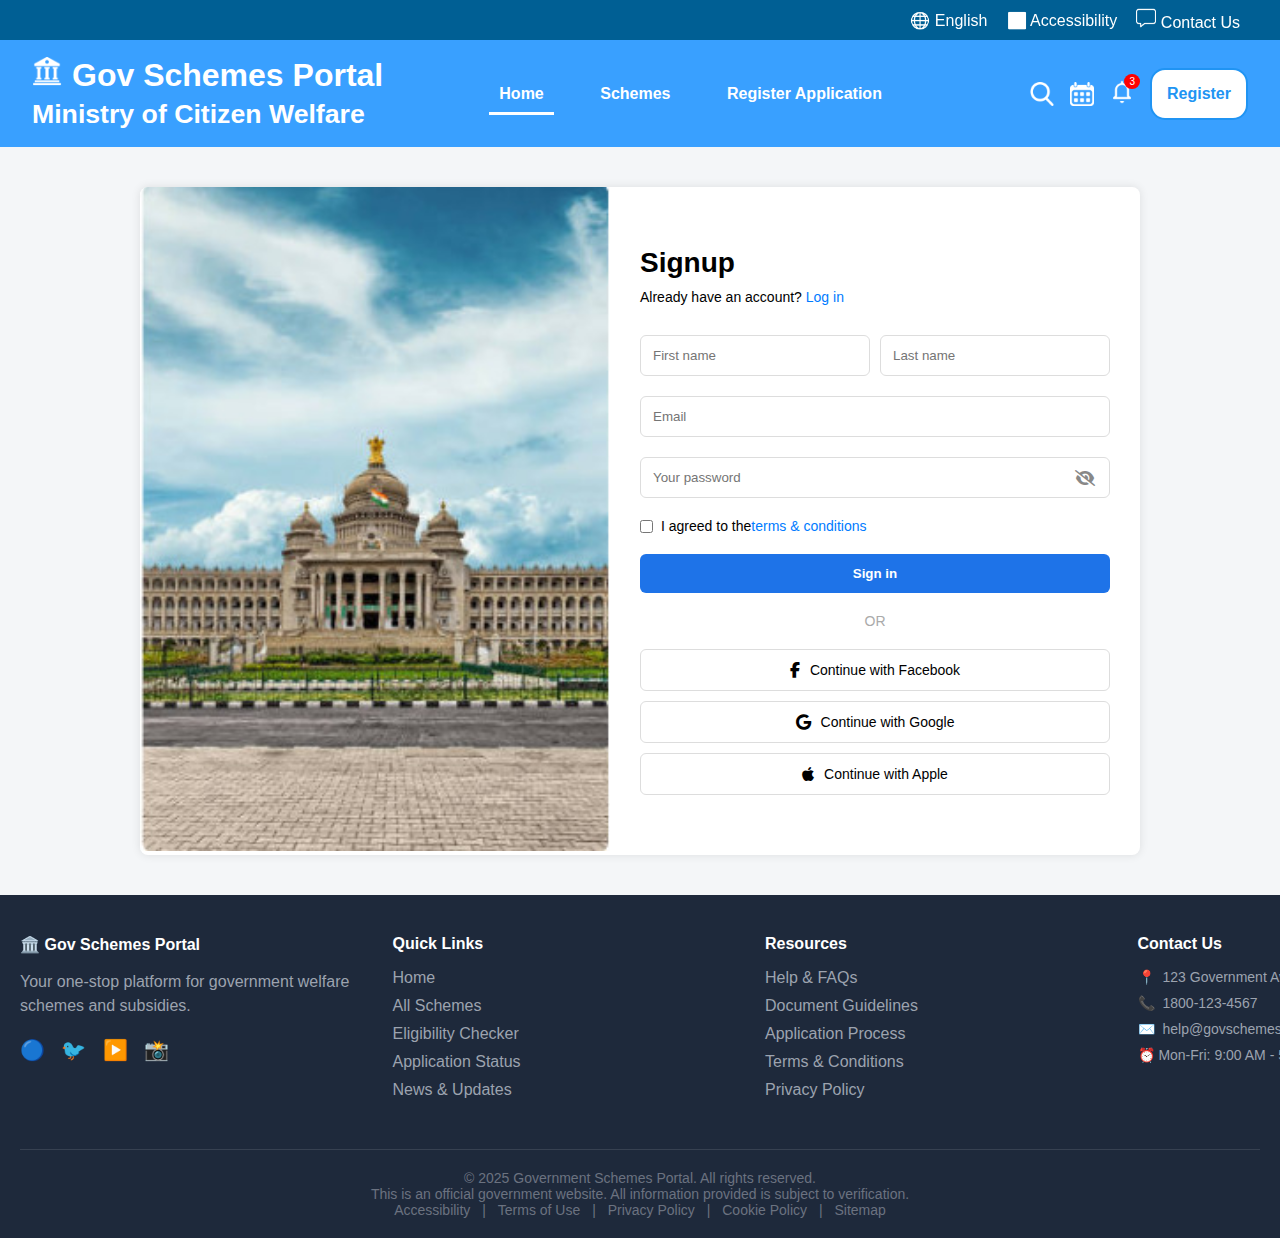
<file: signup.html>
<!DOCTYPE html>
<html lang="en">
<head>
  <meta charset="UTF-8">
  <meta name="viewport" content="width=device-width, initial-scale=1">
  <title>Signup</title>
  <link rel="stylesheet" href="css/signup.css">
  <link rel="stylesheet" href="https://cdnjs.cloudflare.com/ajax/libs/font-awesome/6.5.0/css/all.min.css">
</head>
<body>

    
  <!-- Top Navbar -->
<div class="top-navbar">
  <div class="top-navbar-content">
    <div class="navbar-right" style="filter: brightness(0) invert(1) ; color: #2094f3;">
      <span>🌐 English</span>
      <span>♿ Accessibility</span>
      <a href="contact.html"><span><img src="image/message.png" class="contact-link" style="width: 20px;height: 20px;"> Contact Us</span></a>
    </div>
  </div>
</div>

  <!-- Second Navbar -->
<div class="top-nav">
  <div class="navbar-left">
    <h1><img src="image/bank.png" style="width: 40px; height: 30px;padding-right: 10px; filter: brightness(0)invert(1);">Gov Schemes Portal<br><small>Ministry of Citizen Welfare</small></h1>
  </div>
  <div class="nav-links">
    <a href="index.html" class=" active">Home</a>
    <a href="scheme.html">Schemes</a>
    <a href="regapp.html">Register Application</a>
  </div>
  <div class="nav-icons">
  <img src="image/search.png" alt="Search">
  <img src="image/calendar.png" alt="Calendar">
  <div class="bell-icon">
    <img src="image/bell.png" alt="Notifications">
    <sup>3</sup>
  </div>
    <a href="signup.html" style="padding:15px;border-radius: 15px; color:#2094f3;background-color: white; font-weight:600; border: 2px solid;text-decoration:none;">Register</a>
  </div>
</div>

  <div class="signup-container">
    <div class="signup-image">
      <img src="image/gov img.jpg" alt="Signup Image">
    </div>

    <div class="signup-form">
      <h2>Signup</h2>
      <p class="login-link">Already have an account? <a href="login.html">Log in</a></p>

      <form>
        <div class="name-fields">
          <input type="text" placeholder="First name" >
          <input type="text" placeholder="Last name" >
        </div>
        <input type="email" placeholder="Email" >
        <div class="password-field">
          <input type="password" placeholder="Your password" >
          <i class="fa-solid fa-eye-slash toggle-password"></i>
        </div>
        <label class="terms">
          <input type="checkbox" >
          I agreed to the <a href="#">terms & conditions</a>
        </label>
        <button type="submit" class="primary-btn"><a href="login.html"style="text-decoration:none; color:white;" >Sign in</a></button>
      </form>

      <div class="divider"><span>OR</span></div>

      <div class="social-buttons">
        <button class="social-btn fb"><i class="fab fa-facebook-f"></i> Continue with Facebook</button>
        <button class="social-btn google"><i class="fab fa-google"></i> Continue with Google</button>
        <button class="social-btn apple"><i class="fab fa-apple"></i> Continue with Apple</button>
      </div>
    </div>
  </div>

  <!-- Footer -->
 <footer>
  <div class="footer-container">
    <!-- Gov Schemes Portal -->
    <div class="footer-column">
      <h4>🏛️ Gov Schemes Portal</h4>
      <p>Your one-stop platform for government welfare schemes and subsidies.</p>
      <div class="social-icons">
        <a href="https://facebook.com" target="_blank" aria-label="Facebook" rel="noopener noreferrer">🔵</a>
        <a href="https://twitter.com" target="_blank" aria-label="Twitter" rel="noopener noreferrer">🐦</a>
        <a href="https://youtube.com" target="_blank" aria-label="YouTube" rel="noopener noreferrer">▶️</a>
        <a href="https://instagram.com" target="_blank" aria-label="Instagram" rel="noopener noreferrer">📸</a>
      </div>
    </div>

    <!-- Quick Links -->
    <div class="footer-column">
      <h4>Quick Links</h4>
      <ul class="footer-links">
        <li><a href="#">Home</a></li>
        <li><a href="#">All Schemes</a></li>
        <li><a href="#">Eligibility Checker</a></li>
        <li><a href="#">Application Status</a></li>
        <li><a href="#">News & Updates</a></li>
      </ul>
    </div>

    <!-- Resources -->
    <div class="footer-column">
      <h4>Resources</h4>
      <ul class="resources-links">
        <li><a href="#">Help & FAQs</a></li>
        <li><a href="#">Document Guidelines</a></li>
        <li><a href="#">Application Process</a></li>
        <li><a href="#">Terms & Conditions</a></li>
        <li><a href="#">Privacy Policy</a></li>
      </ul>
    </div>

    <!-- Contact Us -->
    <div class="footer-column">
      <h4>Contact Us</h4>
      <ul class="contact-links">
        <li>📍 <a href="https://goo.gl/maps/example" target="_blank" rel="noopener noreferrer">123 Government Avenue, Capital City</a></li>
        <li>📞 <a href="tel:18001234567">1800-123-4567</a></li>
        <li>✉️ <a href="mailto:help@govschemes.gov">help@govschemes.gov</a></li>
        <li>⏰ Mon-Fri: 9:00 AM - 5:00 PM</li>
      </ul>
    </div>
  </div>

  <div class="footer-bottom">
    <p>© 2025 Government Schemes Portal. All rights reserved.</p>
    <p>This is an official government website. All information provided is subject to verification.</p>
    <p>
      <a href="#">Accessibility</a> |
      <a href="#">Terms of Use</a> |
      <a href="#">Privacy Policy</a> |
      <a href="#">Cookie Policy</a> |
      <a href="#">Sitemap</a>
    </p>
  </div>
</footer>
</body>
</html>
</file>
<file: css/style.css>
* {
  box-sizing: border-box;
  margin: 0;
  padding: 0;
  font-family: 'Inter', sans-serif;
}

body {
  background-color: white;
}

.top-navbar {
  background-color: #005f94;
  padding: 0.5rem 2rem;
  color: white;
}

.top-navbar-content {
  display: flex;
  justify-content: flex-end; /* This moves the right content to the end */
  align-items: center;
  max-width: 1200px;
  margin: 0 auto;
}

.navbar-right {
  display: flex;
  gap: 1.2rem;
  align-items: center;
}

.navbar-right a {
  text-decoration: none;
  color: white;
}
    
.top-nav {
  background-color: #39a0ff;
  padding: 1rem 2rem;
  display: flex;
  align-items: center;
  justify-content: space-between;
}
.navbar-left{
  color: white;
}
.top-nav  .nav-links a {
  color: #fff;
  margin-right: 2rem;
  text-decoration: none;
  font-weight: 600;
  padding: 10px;
    
}

.contact-link  {
  width: 20px;
  height: 20px;
  filter: brightness(0) invert(1); /* makes black icon white */
}
.nav-links  .active{
  
  font-weight: bold;
  border-bottom: 3px solid #fff;
}
.nav-icons {
  display: flex;
  align-items: center;
  gap: 16px; /* spacing between icons */
}

.nav-icons img {
  width: 24px;
  height: 24px;
  filter: brightness(0) invert(1); /* turns icon white */
  cursor: pointer;
}

.nav-icons .profile-pic {
  width: 40px;
  height: 40px;
  border-radius: 50%;
  filter: none; /* don't apply white filter to profile image */
}

.bell-icon {
  position: relative;
  display: inline-block;
}

.bell-icon sup {
  position: absolute;
  top: -6px;
  right: -6px;
  background-color: red;
  color: white;
  border-radius: 50%;
  font-size: 10px;
  padding: 2px 5px;
}


/* hero section */
.hero {
  background: url('../image/Image.png') no-repeat center center/cover;
  color: white;
  padding: 6rem 2rem;
  text-align: center;
  position: relative;
}

.hero::after {
  content: "";
  background: rgba(0, 102, 204, 0.7);
  position: absolute;
  top: 0; left: 0;
  right: 0; bottom: 0;
  z-index: 0;
}

.hero-content {
  position: relative;
  z-index: 1;
}

.hero h2 {
  font-size: 2rem;
  margin-bottom: 1rem;
  color:white;
}

.hero p {
  font-size: 1rem;
  margin-bottom: 2rem;
}

.hero .btn-group {
  display: flex;
  justify-content: center;
  gap: 1rem;
}

.btn {
  padding: 0.75rem 1.5rem;
  background-color: white;
  color: #005f94;
  border-radius: 6px;
  font-weight: bold;
  border: none;
  cursor: pointer;
}

/* search section */
.search-section {
  margin-bottom: 20px;
  background-color: white;
  padding: 1.5rem 2rem;
  width: 100%;
  max-width: 1550px;
  border-radius: 8px;
  
  display: flex;
  gap: 1rem;
  align-items: center;
  justify-content: center;
}
.search-section input{
  border: none;
  padding: 0.75rem;
  font-size: 1rem;
  width:1100px;
  border-radius: 5px;
  flex: 1;
}

.search-section select {
  padding: 0.75rem;
  font-size: 1rem;
  border: 1px solid #ccc;
  border-radius: 5px;
  flex: 1;
  width:150px;
}

.group{
  border: 1px solid #ccc;
  display: flex;
}
.search-icon{
  width:25px;
  color: #ccc;

}
.search-section button {
  background-color: #2563eb;
  color: white;
  padding: 0.75rem 1.5rem;
  font-size: 1rem;
  border: none;
  border-radius: 5px;
  cursor: pointer;
}
/* feature scheme */
.section-title {
  text-align: center;
  margin-bottom: 2rem;
}

.section-title h2 {
  color: #2563eb;
  font-size: 1.8rem;
  margin-bottom: 1rem;
}

.section-title p {
  color: #444;
  font-size: 1rem;
  margin-bottom: 3rem;

}
/* card container */
.card-container {
  display: flex;
  gap: 1.5rem;
  flex-wrap: wrap;
  justify-content: center;
  margin-bottom: 100px;
}

.scheme-card {
  background-color: #fff;
  border-radius: 10px;
  box-shadow: 0 6px 12px rgba(0, 0, 0, 0.1);
  overflow: hidden;
  width: 420px;
  display: flex;
  flex-direction: column;
}

.scheme-card img {
  width: 100%;
  height: 200px;
  object-fit: cover;
}

.card-content {
  padding: 1rem;
}

.tags {
  display: flex;
  gap: 0.5rem;
  align-items: center;
  margin-bottom: 0.5rem;
  font-size: 0.85rem;
}

.tag-category {
  background-color: #e0e7ff;
  color: #3b82f6;
  padding: 0.2rem 0.6rem;
  border-radius: 4px;
  font-weight: 600;
}
.tag-status {
  background-color: #d1fae5;
  color: #059669;
  padding: 0.2rem 0.6rem;
  border-radius: 4px;
  font-weight: 600;
}

.last-updated {
  margin-left: auto;
  color: #666;
}

.card-title {
  font-weight: 600;
  color: #2563eb;
  font-size: 1rem;
  margin-bottom: 0.5rem;
}

.card-desc {
  font-size: 0.9rem;
  color: #444;
  margin-bottom: 0.75rem;
}

.eligibility {
  font-size: 0.85rem;
  color: #333;
}

.view-link {
  color: #2563eb;
  font-weight: 500;
  font-size: 0.85rem;
  text-decoration: none;
  float: right;
  margin-top: 0.5rem;
}

.view-link:hover {
  text-decoration: underline;
}
 /* browser by categoriy  */
h2 {
  text-align: center;
  color: #2563eb;
  font-size: 1.6rem;
  margin-bottom: 2rem;
}

p.description {
  text-align: center;
  color: #4b5563;
  margin-bottom: 2rem;
  font-size: 1.3rem;
}

.category-container {
  display: flex;
  flex-wrap: wrap;
  justify-content: center;
  gap: 1rem;
  margin-bottom: 3rem;
}

.category-card {
  background-color: #ffffff;
  border: 1px solid #e5e7eb;
  border-radius: 10px;
  padding: 1.2rem 1rem;
  width: 220px;
  text-align: center;
  box-shadow: 0 4px 8px rgba(0, 0, 0, 0.03);
  transition: transform 0.2s ease;
}

.category-icon {
  background-color: #e0efff;
  border-radius: 50%;
  width: 50px;
  height: 50px;
  display: flex;
  align-items: center;
  justify-content: center;
  margin: 0 auto 0.75rem;
  font-size: 1.2rem;
  color: #2563eb;
  
}
.category-title {
  font-weight: 600;
  color: #111827;
  margin-bottom: 0.25rem;
}

.category-count {
  font-size: 0.9rem;
  color: #6b7280;
}
/* most popular scheme */
.most-popular {
  margin-top: 5rem;
}

.most-popular h3 {
  text-align: center;
  color: #2563eb;
  margin-bottom: 1rem;
  font-size: 2.3rem;
}

.most-popular p {
  color: #374151;
  font-size: 1.2rem;
  width: 1100px;
  margin: 0 auto;
  text-align: center;
  margin-bottom: 90px;
}

@media (max-width: 600px) {
  .category-card {
    width: 45%;
    }
  }
/* most popular scheme */


.card-container {
  display: flex;
  flex-wrap: wrap;
  gap: 20px;
  justify-content: center;
}

.card {
  background: white;
  border-radius: 8px;
  box-shadow: 0 2px 8px rgba(0, 0, 0, 0.1);
  overflow: hidden;
  width: 420px;
  display: flex;
  flex-direction: column;
}

.card img {
  width: 100%;
  height: 180px;
  object-fit: cover;
}

.card-content {
  padding: 16px;
  display: flex;
  flex-direction: column;
  gap: 10px;
}

.tags {
  display: flex;
  flex-wrap: wrap;
  align-items: center;
  gap: 8px;
  font-size: 14px;
}

.tag {
  padding: 4px 10px;
  border-radius: 12px;
  color: white;
  font-weight: bold;
}

.tag.employment {
  color: #007bff;
  background-color: #2283ea17;
}
.tag.active {
  background-color: #d3eed3d8;
  color: #059669;
}

.updated {
  font-size: 12px;
  color: #555;
  margin-left: auto;
}

.title {
  font-size: 18px;
  color: #0077cc;
}

.description,
.eligibility {
  font-size: 14px;
  color: #333;
  line-height: 1.4;
}

.details-link {
  margin-top: auto;
  font-size: 14px;
  color: #0077cc;
  text-decoration: none;
  font-weight: bold;
  align-self: flex-start;
}
/* 2nd  */
.tag.education {
  background-color: #3f51b5; /* Indigo */
}

.tag.business {
  background-color: #9c27b0; /* Purple */
}
.tag.employment{
    background-color: #3f51b5; /* Indigo */
}


/* how its work */
.how-it-works {
  text-align: center;
  padding: 60px 20px;
  background-color: #fff;
}

.section-title {
  font-size: 3rem;
  font-weight: bold;
  color: #007bff;
  margin-bottom: 20px;
}

.section-subtitle {
  font-size: 1.2rem;
  color: #555;
  margin-bottom: 40px;
}

.steps-grid {
  display: grid;
  grid-template-columns: repeat(3, minmax(280px, 1fr));
  gap: 24px;
  width: 1000px;
  margin: 0 auto;
}

.step-card {
  background: #ffffff;
  border-radius: 12px;
  border-bottom: 2px solid #ccc;
  box-shadow: 0 4px 8px rgba(0,0,0,0.05);
  padding: 24px;
  transition: transform 0.2s ease;
  
}

.step-card:hover {
  transform: translateY(-5px);
}

.icon-circle {
  background-color: #eaf3ff;
  color: #007bff;
  font-size: 24px;
  width: 48px;
  height: 48px;
  border-radius: 50%;
  margin: 0 auto 16px;
  display: flex;
  align-items: center;
  justify-content: center;
}

.step-card h3 {
  font-size: 18px;
  font-weight: bold;
  margin-bottom: 10px;
}

.step-card p {
  font-size: 14px;
  color: #555;
}
/* track application */
.track-section {
  background-color: #fff;
  padding: 60px 20px;
}

.track-container {
  display: flex;
  flex-wrap: wrap;
  gap: 40px;
  align-items: flex-start;
  max-width: 1200px;
  margin: 0 auto;
}

.track-form {
  flex: 1 1 500px;
}

.track-form h2 {
  color: #007bff;
  font-size: 26px;
  font-weight: bold;
  margin-bottom: 10px;
}

.track-form p {
  color: #555;
  margin-bottom: 20px;
  font-size: 16px;
}

.form-box {
  background-color: #f9fbfd;
  padding: 24px;
  border-radius: 12px;
  border: 1px solid #e0e0e0;
  margin-bottom: 16px;
}

.form-box h3 {
  font-size: 18px;
  font-weight: 600;
  margin-bottom: 16px;
  color: #333;
}

.form-box label {
  display: block;
  margin: 12px 0 6px;
  font-weight: 500;
}

.form-box input {
  width: 100%;
  padding: 12px;
  border: 1px solid #ccc;
  border-radius: 8px;
  font-size: 14px;
  box-sizing: border-box;
}

.form-box button {
  margin-top: 16px;
  width: 100%;
  padding: 12px;
  background-color: #d6e9ff;
  color: #007bff;
  font-size: 16px;
  border: none;
  border-radius: 8px;
  cursor: pointer;
  font-weight: bold;
  transition: background-color 0.3s;
}

.form-box button:hover {
  background-color: #c6dffa;
}

.note {
  color: #444;
  font-size: 14px;
}

.track-image {
  flex: 1 1 400px;
}

.track-image img {
  max-width: 100%;
  border-radius: 12px;
  box-shadow: 0 4px 12px rgba(0, 0, 0, 0.08);
}
/* FAQ */
.faq-section {
  padding: 60px 20px;
  background-color: #ffffff;
  text-align: center;
}

.faq-container {
  width: 1000px;
  margin: 0 auto;
}

.faq-section h2 {
  color: #007bff;
  font-size: 24px;
  font-weight: bold;
}

.faq-section p {
  color: #555;
  font-size: 16px;
  margin-bottom: 40px;
}

.faq-item {
  border: 1px solid #eee;
  border-radius: 8px;
  margin-bottom: 12px;
  text-align: left;
  overflow: hidden;
  transition: all 0.3s ease;
}

.faq-question {
  width: 100%;
  padding: 16px;
  font-size: 16px;
  background: none;
  border: none;
  text-align: left;
  font-weight: 600;
  cursor: pointer;
  outline: none;
  display: flex;
  justify-content: space-between;
  align-items: center;
}

.arrow {
  font-size: 18px;
  transition: transform 0.3s ease;
}

.faq-question[aria-expanded="true"] .arrow {
  transform: rotate(180deg);
}

.faq-button {
  background-color: #d6e9ff;
  color: #007bff;
  padding: 12px 24px;
  border-radius: 8px;
  text-decoration: none;
  font-weight: 600;
  display: inline-block;
}
/* ready to access gov benefit */
.container1 {
  display: flex;
  width:1550px;
  background-color: #2094f3;
  padding:20px 20px 0 10px;
  margin-bottom: 0;
  justify-content: center;
  
}
body, html {
  margin: 0;
  padding: 0;
}
.container1,
footer {
  margin: 0 !important;
}
.images {
  
  display: grid;
  grid-template-columns: repeat(4, 180px);
  grid-template-rows: 150px;
  gap:5px;
}
.images img {
  width: 100%;
  height: 100%;
  object-fit: cover;
  border-radius: 12px;
 
}
.images .large {
  grid-column: span 2; /* span 2 col*/
  
}
.images .tall {
  grid-row: span 2;

}
.content1 {
  flex: 1;
  display: flex;
  flex-direction: column;
  justify-content: center;
  gap: 20px;
  align-items: center;
  margin-bottom: 0;
  }
.content1 h2 {
  font-weight: 600;
  font-size: 24px;
  color: white;
}
.content1 p {
  font-weight: 400;
  font-size: 18px;
  line-height: 1.4;
  color: white;
}
.buttons1 {
  display: flex;
  gap: 20px;
}
.buttons1 button {
  background: white;
  border: none;
  color: #4b98e9;
  padding: 12px 24px;
  font-size: 16px;
  font-weight: 600;
  border-radius: 6px;
  cursor: pointer;
  transition: background-color 0.3s ease;
}
.buttons1 button:hover {
  background-color: #cce4ff;
}
.link{
  text-decoration: none;
  color: #4b98e9;

}
@media (max-width: 900px) {
  .container1 {
    flex-direction: column;
    align-items: center;
  }
  .images {
    grid-template-columns: repeat(2, 150px);
    grid-template-rows: repeat(3, 120px);
    width: 100%;
    max-width: 320px;
  }
  .content1 {
    text-align: center;
    padding: 20px 0;
  }
}
/*Footer  */
    footer {
    background-color: #1e293b;
    padding: 40px 20px 20px;
    color: #9ca3af;
  }
  .footer-container {
    width: 1450px;
    margin: 0 auto;
    display: flex;
    flex-wrap: wrap;
    gap: 40px;
  }
  .footer-column {
    flex: 1 1 220px;
  }
  .footer-column h4 {
    color: white;
    font-weight: 600;
    margin-bottom: 16px;
  }
  .footer-column p {
    font-weight: 400;
    line-height: 1.5;
    margin-bottom: 20px;
  }
  .social-icons a {
    margin-right: 12px;
    color: #9ca3af;
    text-decoration: none;
    font-size: 20px;
    transition: color 0.3s;
  }
  .social-icons a:hover {
    color: #3b82f6; /* blue on hover */
  }
  .footer-links,
  .resources-links,
  .contact-links {
    list-style: none;
    padding: 0;
    margin: 0;
  }
  .footer-links li,
  .resources-links li,
  .contact-links li {
    margin-bottom: 10px;
  }
  .footer-links a,
  .resources-links a,
  .contact-links a {
    color: #9ca3af;
    text-decoration: none;
    font-weight: 400;
    transition: color 0.3s;
  }
  .footer-links a:hover,
  .resources-links a:hover,
  .contact-links a:hover {
    color: #3b82f6;
  }
  .contact-links li {
    display: flex;
    align-items: center;
    gap: 8px;
    font-size: 14px;
  }
  .contact-links li svg {
    fill: #9ca3af;
    min-width: 18px;
    min-height: 18px;
  }
  .footer-bottom {
    margin-top: 40px;
    border-top: 1px solid #374151;
    padding-top: 20px;
    font-size: 14px;
    text-align: center;
    color: #6b7280;
  }
  .footer-bottom a {
    color: #6b7280;
    margin: 0 8px;
    text-decoration: none;
    font-weight: 500;
  }
  .footer-bottom a:hover {
    color: #3b82f6;
  }

  @media (max-width: 768px) {
    .footer-container {
      flex-direction: column;
    }
    .footer-column {
      flex: 1 1 100%;
    }
  }
</file>
<file: css/contact.css>
* {
    box-sizing: border-box;
    margin: 0;
    padding: 0;
    font-family: 'Inter', sans-serif;
}

body {
    background-color: #f4f6f8;
}

.top-navbar {
  background-color: #005f94;
  padding: 0.5rem 2rem;
  color: white;
}

.top-navbar-content {
  display: flex;
  justify-content: flex-end; /* This moves the right content to the end */
  align-items: center;
  max-width: 1200px;
  margin: 0 auto;
}

.navbar-right {
  display: flex;
  gap: 1.2rem;
  align-items: center;
}

.navbar-right a {
  text-decoration: none;
  color: white;
}
    
.top-nav {
    background-color: #39a0ff;
    padding: 1rem 2rem;
    display: flex;
    align-items: center;
    justify-content: space-between;
}
.navbar-left{
    color: white;
}
.top-nav  .nav-links a {
    color: #fff;
    margin-right: 2rem;
    text-decoration: none;
    font-weight: 600;
    padding: 10px;
    
}
.nav-icons {
  display: flex;
  align-items: center;
  gap: 16px; /* spacing between icons */
}

.nav-icons img {
  width: 24px;
  height: 24px;
  filter: brightness(0) invert(1); /* turns icon white */
  cursor: pointer;
}

.nav-icons .profile-pic {
  width: 40px;
  height: 40px;
  border-radius: 50%;
  filter: none; /* don't apply white filter to profile image */
}

.bell-icon {
  position: relative;
  display: inline-block;
}

.bell-icon sup {
  position: absolute;
  top: -6px;
  right: -6px;
  background-color: red;
  color: white;
  border-radius: 50%;
  font-size: 10px;
  padding: 2px 5px;
}
.contact-link  {
  width: 20px;
  height: 20px;
  filter: brightness(0) invert(1); /* makes black icon white */
}

/* contact */
.contact-section {
  padding: 2rem;
  font-family: 'Segoe UI', sans-serif;
}

.contact-section h2 {
  color: #0066cc;
  margin-bottom: 1.5rem;
}

.contact-container {
  display: flex;
  flex-wrap: wrap;
  gap: 2rem;
  justify-content: space-between;
  align-items: flex-start;
}

/* Left column */
.contact-left {
  flex: 1;
  min-width: 280px;
}

.contact-image {
  width: 100%;
  max-width: 400px;
  border-radius: 5px;
}

.contact-info-box {
  margin-top: 1rem;
  padding: 1rem;
  border: 1px solid #ccc;
  border-radius: 8px;
  font-size: 0.95rem;
  background-color: #fafafa;
}

.contact-info-box p {
  margin: 0.5rem 0;
}

/* Right column */
.contact-form {
  flex: 1;
  min-width: 300px;
  display: flex;
  flex-direction: column;
  gap: 1rem;
}

.form-row {
  display: flex;
  gap: 1rem;
}

.form-row input {
  flex: 1;
  padding: 0.6rem;
  border: 1px solid #ccc;
  border-radius: 5px;
}

.checkbox-group {
  display: flex;
  gap: 1rem;
  margin-top: -0.5rem;
}

textarea {
  width: 100%;
  height: 100px;
  padding: 0.8rem;
  border: 1px solid #ccc;
  border-radius: 5px;
  resize: vertical;
}

button {
  background-color: #1a73e8;
  color: white;
  padding: 0.7rem;
  border: none;
  border-radius: 5px;
  cursor: pointer;
  width: 150px;
  align-self: flex-start;
  font-weight: 600;
}

button:hover {
  background-color: #0d5fd3;
}

/* Responsive */
@media (max-width: 768px) {
  .contact-container {
    flex-direction: column;
  }

  .form-row {
    flex-direction: column;
  }

  button {
    width: 100%;
  }
}

/*Footer  */
    footer {
    margin-top: 50px;
    background-color: #1e293b;
    padding: 40px 20px 20px;
    color: #9ca3af;
  }
  .footer-container {
    width: 1450px;
    margin: 0 auto;
    display: flex;
    flex-wrap: wrap;
    gap: 40px;
  }
  .footer-column {
    flex: 1 1 220px;
  }
  .footer-column h4 {
    color: white;
    font-weight: 600;
    margin-bottom: 16px;
  }
  .footer-column p {
    font-weight: 400;
    line-height: 1.5;
    margin-bottom: 20px;
  }
  .social-icons a {
    margin-right: 12px;
    color: #9ca3af;
    text-decoration: none;
    font-size: 20px;
    transition: color 0.3s;
  }
  .social-icons a:hover {
    color: #3b82f6; /* blue on hover */
  }
  .footer-links,
  .resources-links,
  .contact-links {
    list-style: none;
    padding: 0;
    margin: 0;
  }
  .footer-links li,
  .resources-links li,
  .contact-links li {
    margin-bottom: 10px;
  }
  .footer-links a,
  .resources-links a,
  .contact-links a {
    color: #9ca3af;
    text-decoration: none;
    font-weight: 400;
    transition: color 0.3s;
  }
  .footer-links a:hover,
  .resources-links a:hover,
  .contact-links a:hover {
    color: #3b82f6;
  }
  .contact-links li {
    display: flex;
    align-items: center;
    gap: 8px;
    font-size: 14px;
  }
  .contact-links li svg {
    fill: #9ca3af;
    min-width: 18px;
    min-height: 18px;
  }
  .footer-bottom {
    margin-top: 40px;
    border-top: 1px solid #374151;
    padding-top: 20px;
    font-size: 14px;
    text-align: center;
    color: #6b7280;
  }
  .footer-bottom a {
    color: #6b7280;
    margin: 0 8px;
    text-decoration: none;
    font-weight: 500;
  }
  .footer-bottom a:hover {
    color: #3b82f6;
  }

  @media (max-width: 768px) {
    .footer-container {
      flex-direction: column;
    }
    .footer-column {
      flex: 1 1 100%;
    }
  }
</file>
<file: css/signup.css>
* {
    box-sizing: border-box;
    margin: 0;
    padding: 0;
    font-family: 'Inter', sans-serif;
}

body {
    background-color: #f4f6f8;
}

.top-navbar {
  background-color: #005f94;
  padding: 0.5rem 2rem;
  color: white;
}

.top-navbar-content {
  display: flex;
  justify-content: flex-end; /* This moves the right content to the end */
  align-items: center;
  max-width: 1200px;
  margin: 0 auto;
}

.navbar-right {
  display: flex;
  gap: 1.2rem;
  align-items: center;
}

.navbar-right a {
  text-decoration: none;
  color: white;
}
    
.top-nav {
    background-color: #39a0ff;
    padding: 1rem 2rem;
    display: flex;
    align-items: center;
    justify-content: space-between;
}
.navbar-left{
    color: white;
}
.top-nav  .nav-links a {
    color: #fff;
    margin-right: 2rem;
    text-decoration: none;
    font-weight: 600;
    padding: 10px;
    
}

.contact-link  {
  width: 20px;
  height: 20px;
  filter: brightness(0) invert(1); /* makes black icon white */
}
.nav-links  .active{
  
  font-weight: bold;
  border-bottom: 3px solid #fff;
}
.nav-icons {
  display: flex;
  align-items: center;
  gap: 16px; /* spacing between icons */
}

.nav-icons img {
  width: 24px;
  height: 24px;
  filter: brightness(0) invert(1); /* turns icon white */
  cursor: pointer;
}

.nav-icons .profile-pic {
  width: 40px;
  height: 40px;
  border-radius: 50%;
  filter: none; /* don't apply white filter to profile image */
}

.bell-icon {
  position: relative;
  display: inline-block;
}

.bell-icon sup {
  position: absolute;
  top: -6px;
  right: -6px;
  background-color: red;
  color: white;
  border-radius: 50%;
  font-size: 10px;
  padding: 2px 5px;
}
/* form */
.signup-container {
  display: flex;
  justify-content: center;         /* Centers horizontally */
  align-items: center;             /* Optional: centers vertically */
  margin: 40px auto;               /* Adds vertical spacing */
  max-width: 1000px;
  width: 100%;
  background-color: #fff;
  box-shadow: 0 0 10px rgba(0, 0, 0, 0.1);
  border-radius: 8px;
  overflow: hidden;
  flex-wrap: wrap;   
}

.signup-image img {
  width: 100%;
  height: 100%;
  object-fit: cover;
}

.signup-image {
  flex: 1;
  min-width: 45%;
  left:250px;
}

.signup-form {
  flex: 1;
  padding: 40px 30px;

}

.signup-form h2 {
  margin-bottom: 10px;
  font-size: 28px;
}

.login-link {
  font-size: 14px;
  margin-bottom: 20px;
}

.login-link a {
  color: #007bff;
  text-decoration: none;
}

.name-fields {
  display: flex;
  gap: 10px;
}

.name-fields input {
  flex: 1;
}

.signup-form input[type="text"],
.signup-form input[type="email"],
.signup-form input[type="password"] {
  width: 100%;
  padding: 12px;
  margin: 10px 0;
  border: 1px solid #ddd;
  border-radius: 6px;
}

.password-field {
  position: relative;
}

.password-field i {
  position: absolute;
  right: 15px;
  top: 50%;
  transform: translateY(-50%);
  color: #888;
  cursor: pointer;
}

.terms {
  font-size: 14px;
  margin-top: 10px;
  display: flex;
  align-items: center;
}

.terms input {
  margin-right: 8px;
}

.terms a {
  color: #007bff;
  text-decoration: none;
}

.primary-btn {
  width: 100%;
  padding: 12px;
  background-color: #1e73e8;
  color: white;
  border: none;
  border-radius: 6px;
  font-weight: bold;
  margin-top: 20px;
  cursor: pointer;
}

.divider {
  text-align: center;
  margin: 20px 0;
  color: #aaa;
  font-size: 14px;
}

.social-buttons {
  display: flex;
  flex-direction: column;
  gap: 10px;
}

.social-btn {
  display: flex;
  align-items: center;
  justify-content: center;
  gap: 10px;
  padding: 12px;
  border: 1px solid #ddd;
  border-radius: 6px;
  background-color: #fff;
  cursor: pointer;
  font-size: 14px;
}

.social-btn i {
  font-size: 16px;
}

.social-btn.fb {
  color: #000;
}

.social-btn.google {
  color: #000;
}

.social-btn.apple {
  color: #000;
}
  /*Footer  */
    footer {
    background-color: #1e293b;
    padding: 40px 20px 20px;
    color: #9ca3af;
  }
  .footer-container {
    width: 1450px;
    margin: 0 auto;
    display: flex;
    flex-wrap: wrap;
    gap: 40px;
  }
  .footer-column {
    flex: 1 1 220px;
  }
  .footer-column h4 {
    color: white;
    font-weight: 600;
    margin-bottom: 16px;
  }
  .footer-column p {
    font-weight: 400;
    line-height: 1.5;
    margin-bottom: 20px;
  }
  .social-icons a {
    margin-right: 12px;
    color: #9ca3af;
    text-decoration: none;
    font-size: 20px;
    transition: color 0.3s;
  }
  .social-icons a:hover {
    color: #3b82f6; /* blue on hover */
  }
  .footer-links,
  .resources-links,
  .contact-links {
    list-style: none;
    padding: 0;
    margin: 0;
  }
  .footer-links li,
  .resources-links li,
  .contact-links li {
    margin-bottom: 10px;
  }
  .footer-links a,
  .resources-links a,
  .contact-links a {
    color: #9ca3af;
    text-decoration: none;
    font-weight: 400;
    transition: color 0.3s;
  }
  .footer-links a:hover,
  .resources-links a:hover,
  .contact-links a:hover {
    color: #3b82f6;
  }
  .contact-links li {
    display: flex;
    align-items: center;
    gap: 8px;
    font-size: 14px;
  }
  .contact-links li svg {
    fill: #9ca3af;
    min-width: 18px;
    min-height: 18px;
  }
  .footer-bottom {
    margin-top: 40px;
    border-top: 1px solid #374151;
    padding-top: 20px;
    font-size: 14px;
    text-align: center;
    color: #6b7280;
  }
  .footer-bottom a {
    color: #6b7280;
    margin: 0 8px;
    text-decoration: none;
    font-weight: 500;
  }
  .footer-bottom a:hover {
    color: #3b82f6;
  }

  @media (max-width: 768px) {
    .footer-container {
      flex-direction: column;
    }
    .footer-column {
      flex: 1 1 100%;
    }
  }
</file>
<file: css/regapp.css>
* {
    box-sizing: border-box;
    margin: 0;
    padding: 0;
    font-family: 'Inter', sans-serif;
}

body {
    background-color: #f4f6f8;
}

.top-navbar {
  background-color: #005f94;
  padding: 0.5rem 2rem;
  color: white;
}

.top-navbar-content {
  display: flex;
  justify-content: flex-end; /* This moves the right content to the end */
  align-items: center;
  max-width: 1200px;
  margin: 0 auto;
}

.navbar-right {
  display: flex;
  gap: 1.2rem;
  align-items: center;
}

.navbar-right a {
  text-decoration: none;
  color: white;
}
    
.top-nav {
    background-color: #39a0ff;
    padding: 1rem 2rem;
    display: flex;
    align-items: center;
    justify-content: space-between;
}
.navbar-left{
    color: white;
}
.top-nav  .nav-links a {
    color: #fff;
    margin-right: 2rem;
    text-decoration: none;
    font-weight: 600;
    padding: 10px;
    
}
.nav-icons {
  display: flex;
  align-items: center;
  gap: 16px; /* spacing between icons */
}

.nav-icons img {
  width: 24px;
  height: 24px;
  filter: brightness(0) invert(1); /* turns icon white */
  cursor: pointer;
}

.nav-icons .profile-pic {
  width: 40px;
  height: 40px;
  border-radius: 50%;
  filter: none; /* don't apply white filter to profile image */
}

.bell-icon {
  position: relative;
  display: inline-block;
}

.bell-icon sup {
  position: absolute;
  top: -6px;
  right: -6px;
  background-color: red;
  color: white;
  border-radius: 50%;
  font-size: 10px;
  padding: 2px 5px;
}
.contact-link  {
  width: 20px;
  height: 20px;
  filter: brightness(0) invert(1); /* makes black icon white */
}
/* reg */
.registration-container {
  max-width: 1000px;
  margin: auto;
  padding: 2rem;
  background: white;
}

.registration-container h2 {
  color: #0d47a1;
  margin-bottom: 20px;
}
.registration-container p{
    background-color: #2094f3;
    color: #fff;
    padding: 35px;
}
.step-indicators {
  display: flex;
  justify-content: space-between;
  margin: 1rem 0;
}

.step {
  flex: 1;
  text-align: center;
  padding: 0.5rem;
  color: #666;
  border-bottom: 2px solid #ccc;
}

.step.active {
  color: #0d47a1;
  font-weight: bold;
  border-bottom: 3px solid #0d47a1;
}

.step span {
  display: inline-block;
  margin-right: 0.5rem;
  font-weight: bold;
}

.registration-form {
  margin-top: 1rem;
}

.form-row {
  display: flex;
  gap: 2rem;
  margin-bottom: 1.5rem;
}

.form-group {
  flex: 1;
  display: flex;
  flex-direction: column;
}

.full-width {
  width: 100%;
}

input, select, textarea {
  padding: 0.75rem;
  border: 1px solid #ccc;
  border-radius: 4px;
  margin-top: 0.5rem;
  font-size: 1rem;
}

textarea {
  resize: vertical;
  min-height: 80px;
}

.next-btn {
  background-color: #0d47a1;
  color: white;
  padding: 0.8rem 1.5rem;
  border: none;
  border-radius: 4px;
  cursor: pointer;
  float: right;
  font-weight: 600;
  margin-bottom: 40px;
}
/*Footer  */
    footer {
    margin-top: 50px;
    background-color: #1e293b;
    padding: 40px 20px 20px;
    color: #9ca3af;
  }
  .footer-container {
    width: 1450px;
    margin: 0 auto;
    display: flex;
    flex-wrap: wrap;
    gap: 40px;
  }
  .footer-column {
    flex: 1 1 220px;
  }
  .footer-column h4 {
    color: white;
    font-weight: 600;
    margin-bottom: 16px;
  }
  .footer-column p {
    font-weight: 400;
    line-height: 1.5;
    margin-bottom: 20px;
  }
  .social-icons a {
    margin-right: 12px;
    color: #9ca3af;
    text-decoration: none;
    font-size: 20px;
    transition: color 0.3s;
  }
  .social-icons a:hover {
    color: #3b82f6; /* blue on hover */
  }
  .footer-links,
  .resources-links,
  .contact-links {
    list-style: none;
    padding: 0;
    margin: 0;
  }
  .footer-links li,
  .resources-links li,
  .contact-links li {
    margin-bottom: 10px;
  }
  .footer-links a,
  .resources-links a,
  .contact-links a {
    color: #9ca3af;
    text-decoration: none;
    font-weight: 400;
    transition: color 0.3s;
  }
  .footer-links a:hover,
  .resources-links a:hover,
  .contact-links a:hover {
    color: #3b82f6;
  }
  .contact-links li {
    display: flex;
    align-items: center;
    gap: 8px;
    font-size: 14px;
  }
  .contact-links li svg {
    fill: #9ca3af;
    min-width: 18px;
    min-height: 18px;
  }
  .footer-bottom {
    margin-top: 40px;
    border-top: 1px solid #374151;
    padding-top: 20px;
    font-size: 14px;
    text-align: center;
    color: #6b7280;
  }
  .footer-bottom a {
    color: #6b7280;
    margin: 0 8px;
    text-decoration: none;
    font-weight: 500;
  }
  .footer-bottom a:hover {
    color: #3b82f6;
  }

  @media (max-width: 768px) {
    .footer-container {
      flex-direction: column;
    }
    .footer-column {
      flex: 1 1 100%;
    }
  }
</file>
<file: css/scheme.css>
* {
    box-sizing: border-box;
    margin: 0;
    padding: 0;
    font-family: 'Inter', sans-serif;
}

body {
    background-color: #f4f6f8;
}

.top-navbar {
  background-color: #005f94;
  padding: 0.5rem 2rem;
  color: white;
}

.top-navbar-content {
  display: flex;
  justify-content: flex-end; /* This moves the right content to the end */
  align-items: center;
  max-width: 1200px;
  margin: 0 auto;
}

.navbar-right {
  display: flex;
  gap: 1.2rem;
  align-items: center;
}

.navbar-right a {
  text-decoration: none;
  color: white;
}
    
.top-nav {
    background-color: #39a0ff;
    padding: 1rem 2rem;
    display: flex;
    align-items: center;
    justify-content: space-between;
}
.navbar-left{
    color: white;
}
.top-nav  .nav-links a {
    color: #fff;
    margin-right: 2rem;
    text-decoration: none;
    font-weight: 600;
    padding: 10px;
    
}
.nav-icons {
  display: flex;
  align-items: center;
  gap: 16px; /* spacing between icons */
}

.nav-icons img {
  width: 24px;
  height: 24px;
  filter: brightness(0) invert(1); /* turns icon white */
  cursor: pointer;
}

.nav-icons .profile-pic {
  width: 40px;
  height: 40px;
  border-radius: 50%;
  filter: none; /* don't apply white filter to profile image */
}

.bell-icon {
  position: relative;
  display: inline-block;
}

.bell-icon sup {
  position: absolute;
  top: -6px;
  right: -6px;
  background-color: red;
  color: white;
  border-radius: 50%;
  font-size: 10px;
  padding: 2px 5px;
}
.contact-link  {
  width: 20px;
  height: 20px;
  filter: brightness(0) invert(1); /* makes black icon white */
}
/* form search box */
.search-container{
   display: flex;
   align-items: center;
   gap:10px;
   padding: 30px;
   max-width: 100%;
   border-bottom: 3px solid #e3e4e6f0;

}
.subsidies{
    display: flex;
    align-items: center;
    border: 1px solid #ccc;
    padding: 10px 15px;
    border-radius: 8px;
    background-color: #fff;

}
 .searchicon{
    width: 25px;
    height: 25px;
    margin-right: 10px;
  
}
.search-input{
    border: none;
    outline: none;
    font-size: 1.2rem;
    flex: 1;
    width:1020px;
}
.category {
  padding: 10px 15px;
  border: 1px solid #ccc;
  border-radius: 8px;
  font-size: 1rem;
  background-color: white;
  width: 250px;
}
.btn {
  background-color: #aaa;
  color: white;
  border: none;
  padding: 10px 20px;
  font-size: 1rem;
  border-radius: 8px;
  cursor: pointer;
}
body {
  font-family: 'Segoe UI', sans-serif;
  margin: 0;
  padding-bottom: 120px; /* Space for bottom card */
  background-color: #fff;
}

.card {
  max-width: 1400px;
  background: white;
  border-radius: 12px;
  box-shadow: 0 4px 12px rgba(0,0,0,0.1);
  margin: 0 auto;
  padding: 24px;
}

.card-header {
  display: flex;
  justify-content: space-between;
  align-items: center;
  margin-bottom: 16px;
}

.card-header h2 {
  font-size: 18px;
  color: #0077cc;
  margin: 0;
}

.badge {
  background-color: #e6f4ea;
  color: #2e7d32;
  font-size: 12px;
  font-weight: 600;
  padding: 4px 10px;
  border-radius: 12px;
}



/* Carousel styles */
.image-grid {
  display: grid;
  grid-template-columns: repeat(4, 1fr);
  gap: 10px;
  margin-bottom: 20px;
}

.image-grid img {
  width: 100%;
  height: 100%;
  object-fit: cover;
  border-radius: 8px;
}

    .image-grid .main {
      grid-column: span 2;
      grid-row: span 2;
      position: relative;
    }

    .image-grid .main::after {
      content: '▶';
      position: absolute;
      top: 50%;
      left: 50%;
      transform: translate(-50%, -50%);
      font-size: 48px;
      color: #ffffffcc;
      background: rgba(0,0,0,0.3);
      padding: 20px;
      border-radius: 50%;
    }

    .card-content {
      margin-top: 20px;
    }

    .card-content h4 {
      margin: 0 0 10px;
      font-size: 16px;
      font-weight: bold;
    }

    .card-content p {
      font-size: 14px;
      color: #444;
      line-height: 1.6;
    }

    @media (max-width: 768px) {
      .image-grid {
        grid-template-columns: repeat(2, 1fr);
      }

      .image-grid .main {
        grid-column: span 2;
        grid-row: span 1;
      }
    }


.carousel-controls {
  text-align: center;
  margin-top: 20px;
 
  
  
}

.dot {
  text-align: center;
  height: 10px;
  width: 10px;
  margin: 0 5px;
  margin-left:30px;
  background-color: #ccc;
  border-radius: 50%;
  display: inline-block;
}

.dot.active {
  background-color: #333;
}

@media (max-width: 768px) {
  .carousel-images {
    grid-template-columns: repeat(auto-fit, minmax(150px, 1fr));
  }
}


/* Description section */
.description {
  margin-top: 25px;
  line-height: 1.6;
  margin-bottom: 510px;
  max-width: 1550px;
  width:100%;
  
}

.description h4 {
  margin-bottom: 10px;
  font-size: 1.8rem;
  font-weight: bold;
}
.description p{
  text-align:justify;
  font-size: 1.2rem;

}

/* Bottom sticky card */
.pera-section {
  background-color: #eceaea;
  padding: 40px;
  max-width: 1500px;
  margin: 0 auto;
  border-radius: 12px;
  font-family: 'Segoe UI', sans-serif;
}

.pera-section h2 {
  font-size: 28px;
  margin-bottom: 25px;
  font-weight: bold;
}

.pera-container {
  display: flex;
  gap: 30px;
  align-items: flex-start;
  flex-wrap: wrap;
}

.pera-img {
  width: 40%;
  border-radius: 10px;
  object-fit: cover;
}

.pera-content {
  width: 55%;
  font-size: 18px;
  line-height: 1.7;
  color: #111;
}

.apply-btn {
  margin-top: 20px;
  background-color: #2563eb;
  color: white;
  border: none;
  padding: 12px 24px;
  border-radius: 8px;
  font-size: 16px;
  cursor: pointer;
}

/*Footer  */
    footer {
    background-color: #1e293b;
    padding: 40px 20px 20px;
    color: #9ca3af;
  }
  .footer-container {
    width: 1450px;
    margin: 0 auto;
    display: flex;
    flex-wrap: wrap;
    gap: 40px;
  }
  .footer-column {
    flex: 1 1 220px;
  }
  .footer-column h4 {
    color: white;
    font-weight: 600;
    margin-bottom: 16px;
  }
  .footer-column p {
    font-weight: 400;
    line-height: 1.5;
    margin-bottom: 20px;
  }
  .social-icons a {
    margin-right: 12px;
    color: #9ca3af;
    text-decoration: none;
    font-size: 20px;
    transition: color 0.3s;
  }
  .social-icons a:hover {
    color: #3b82f6; /* blue on hover */
  }
  .footer-links,
  .resources-links,
  .contact-links {
    list-style: none;
    padding: 0;
    margin: 0;
  }
  .footer-links li,
  .resources-links li,
  .contact-links li {
    margin-bottom: 10px;
  }
  .footer-links a,
  .resources-links a,
  .contact-links a {
    color: #9ca3af;
    text-decoration: none;
    font-weight: 400;
    transition: color 0.3s;
  }
  .footer-links a:hover,
  .resources-links a:hover,
  .contact-links a:hover {
    color: #3b82f6;
  }
  .contact-links li {
    display: flex;
    align-items: center;
    gap: 8px;
    font-size: 14px;
  }
  .contact-links li svg {
    fill: #9ca3af;
    min-width: 18px;
    min-height: 18px;
  }
  .footer-bottom {
    margin-top: 40px;
    border-top: 1px solid #374151;
    padding-top: 20px;
    font-size: 14px;
    text-align: center;
    color: #6b7280;
  }
  .footer-bottom a {
    color: #6b7280;
    margin: 0 8px;
    text-decoration: none;
    font-weight: 500;
  }
  .footer-bottom a:hover {
    color: #3b82f6;
  }

  @media (max-width: 768px) {
    .footer-container {
      flex-direction: column;
    }
    .footer-column {
      flex: 1 1 100%;
    }
  }
</file>
